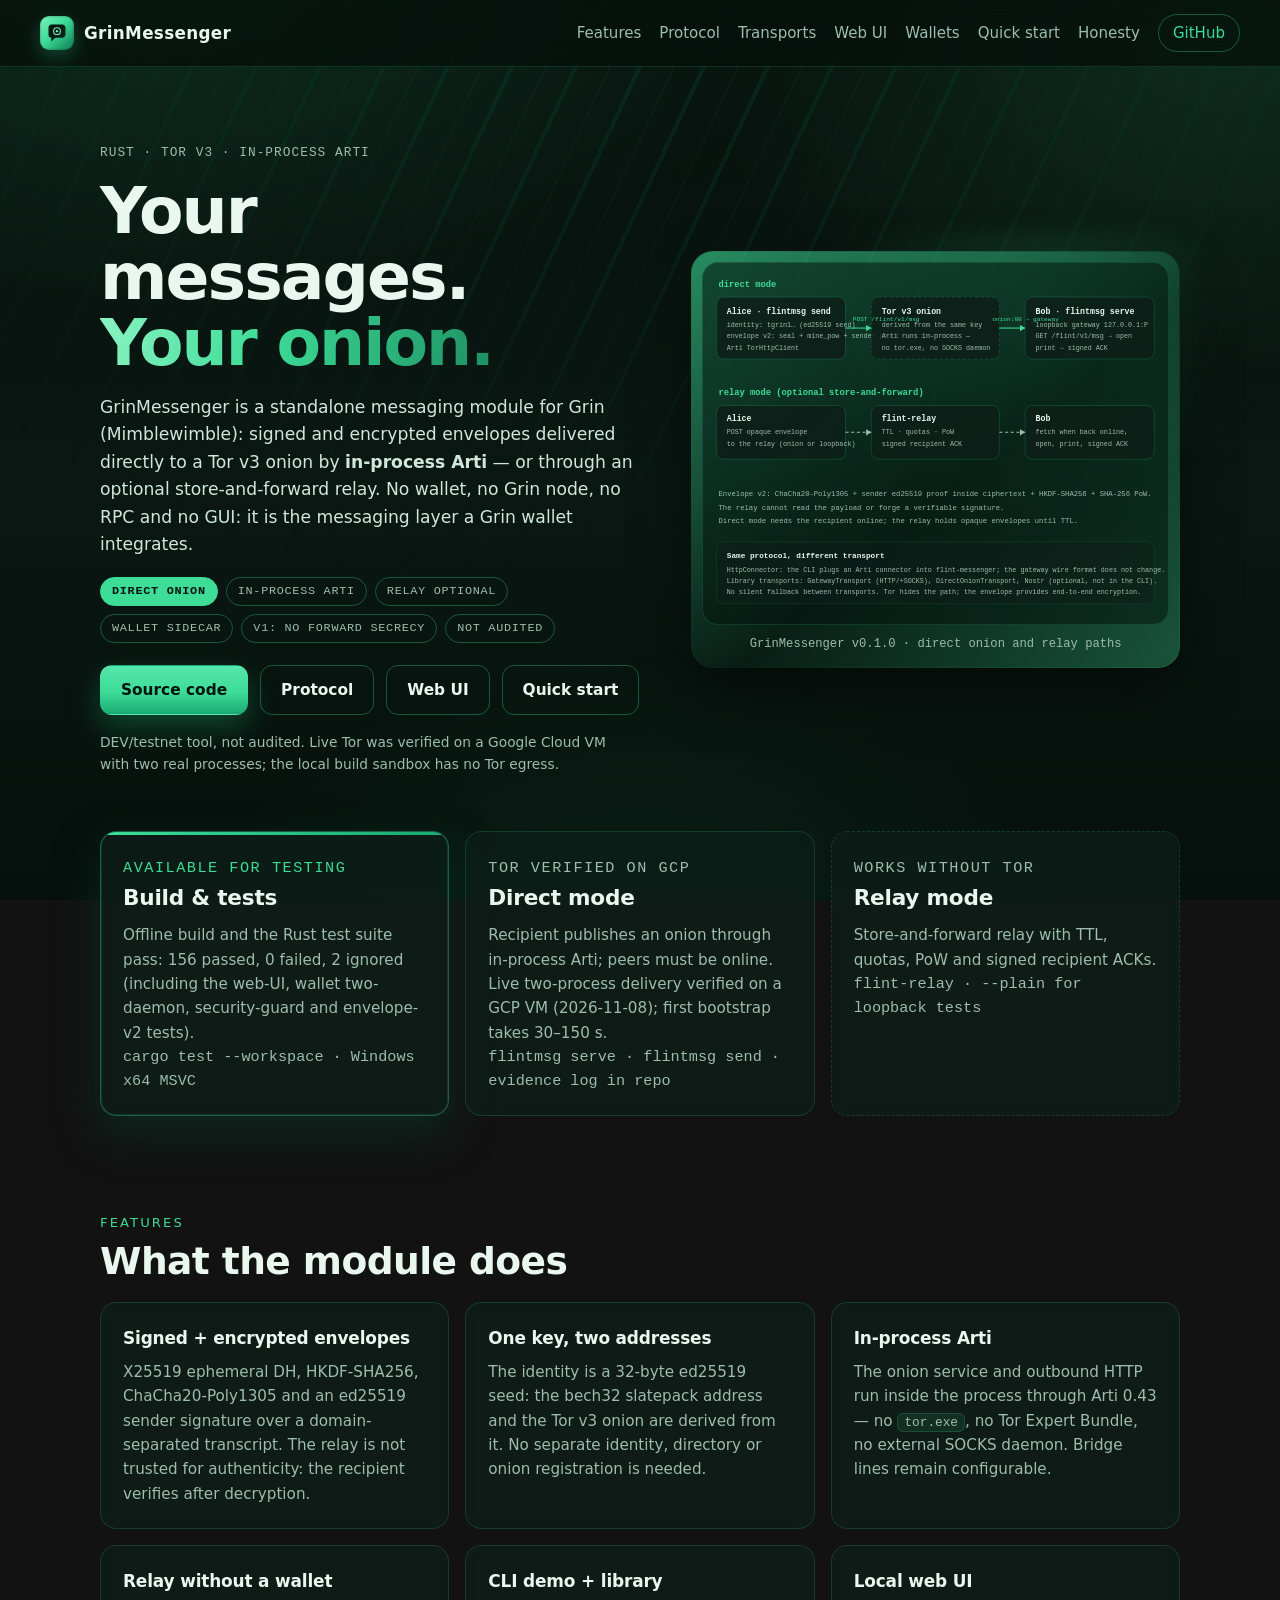
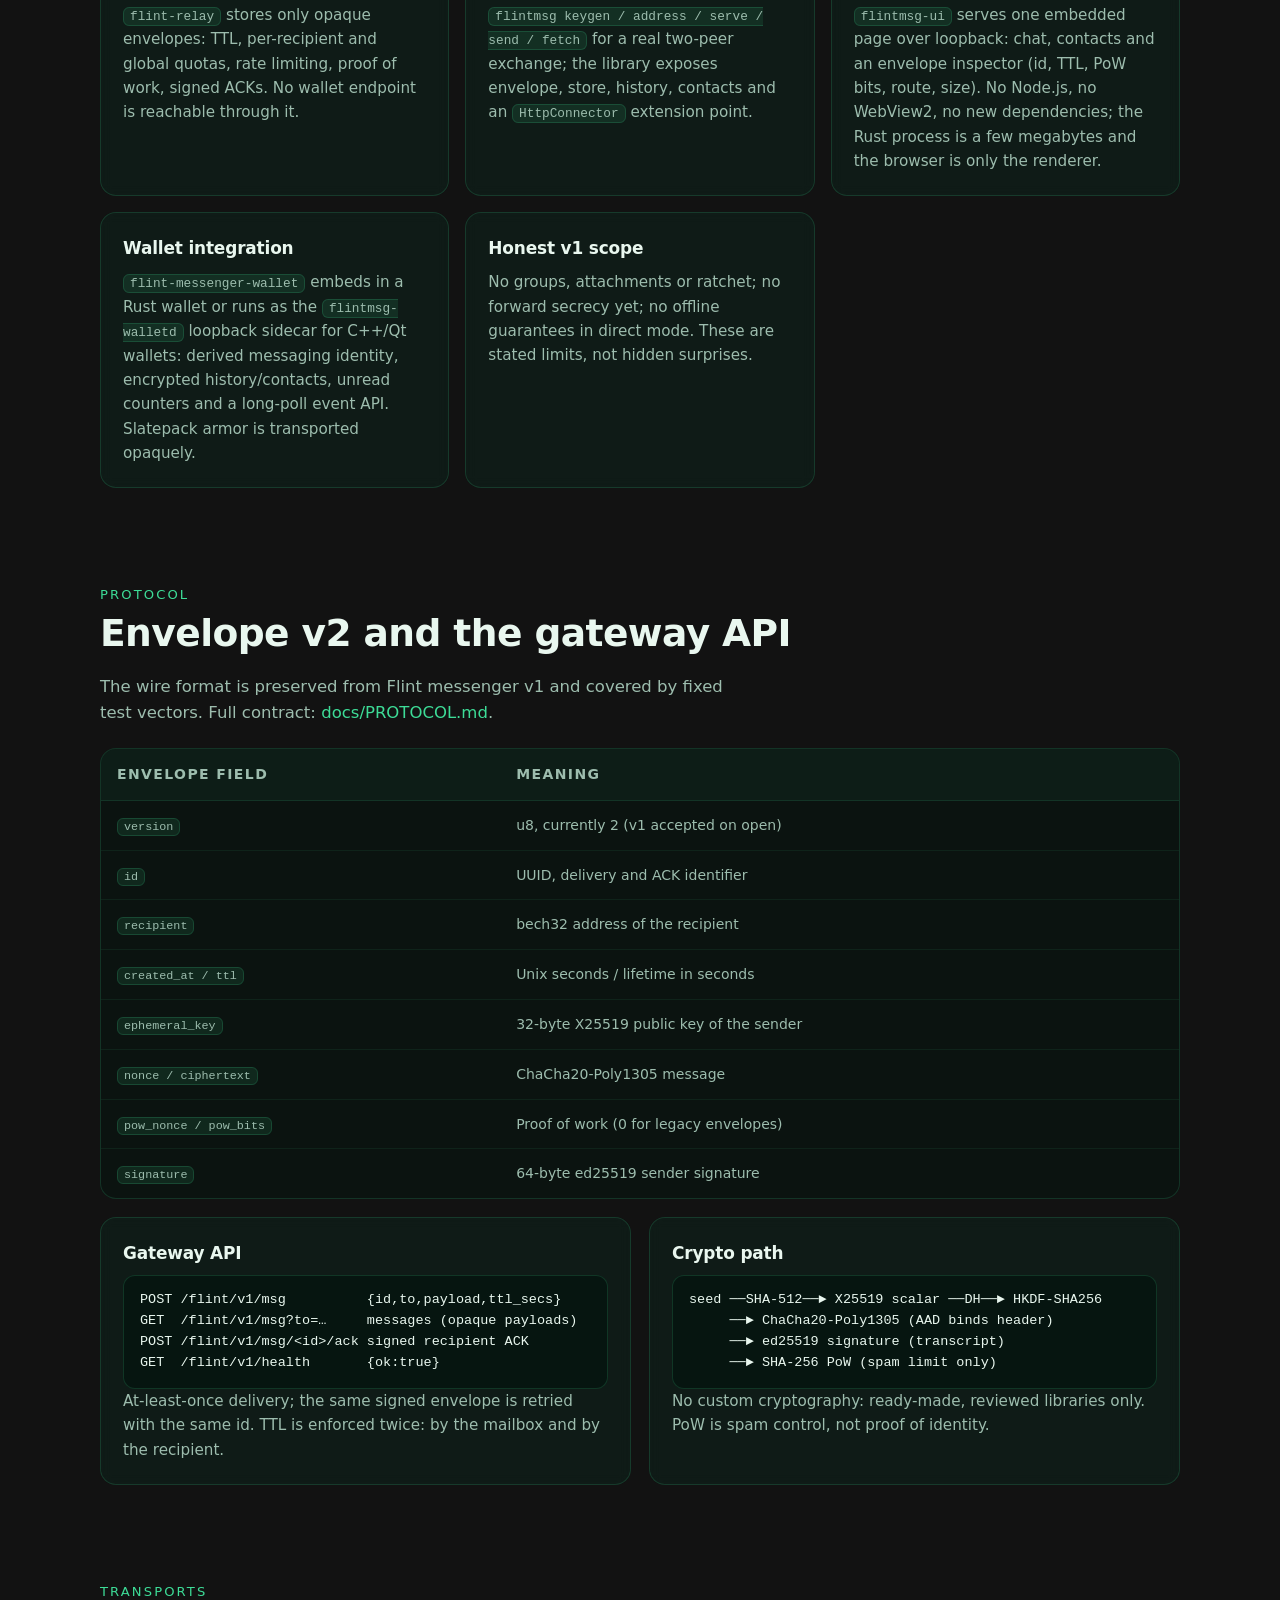
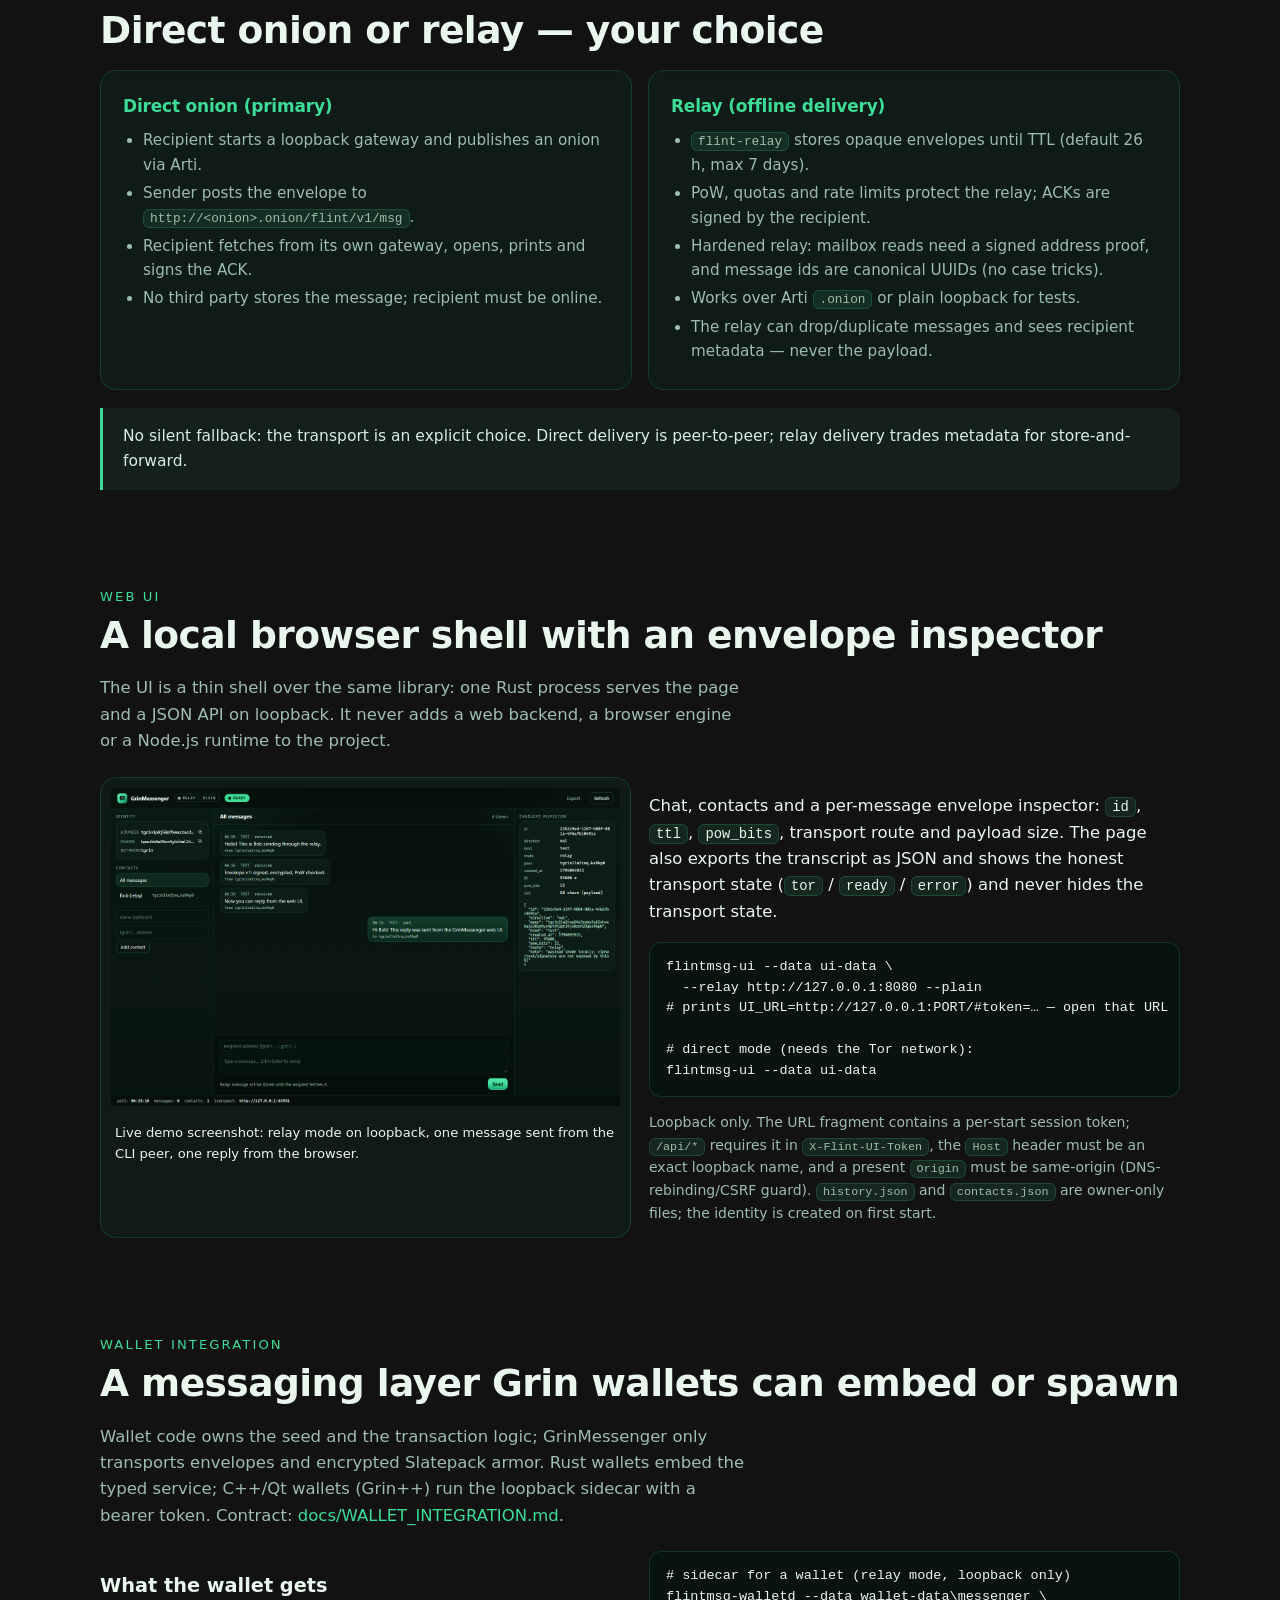
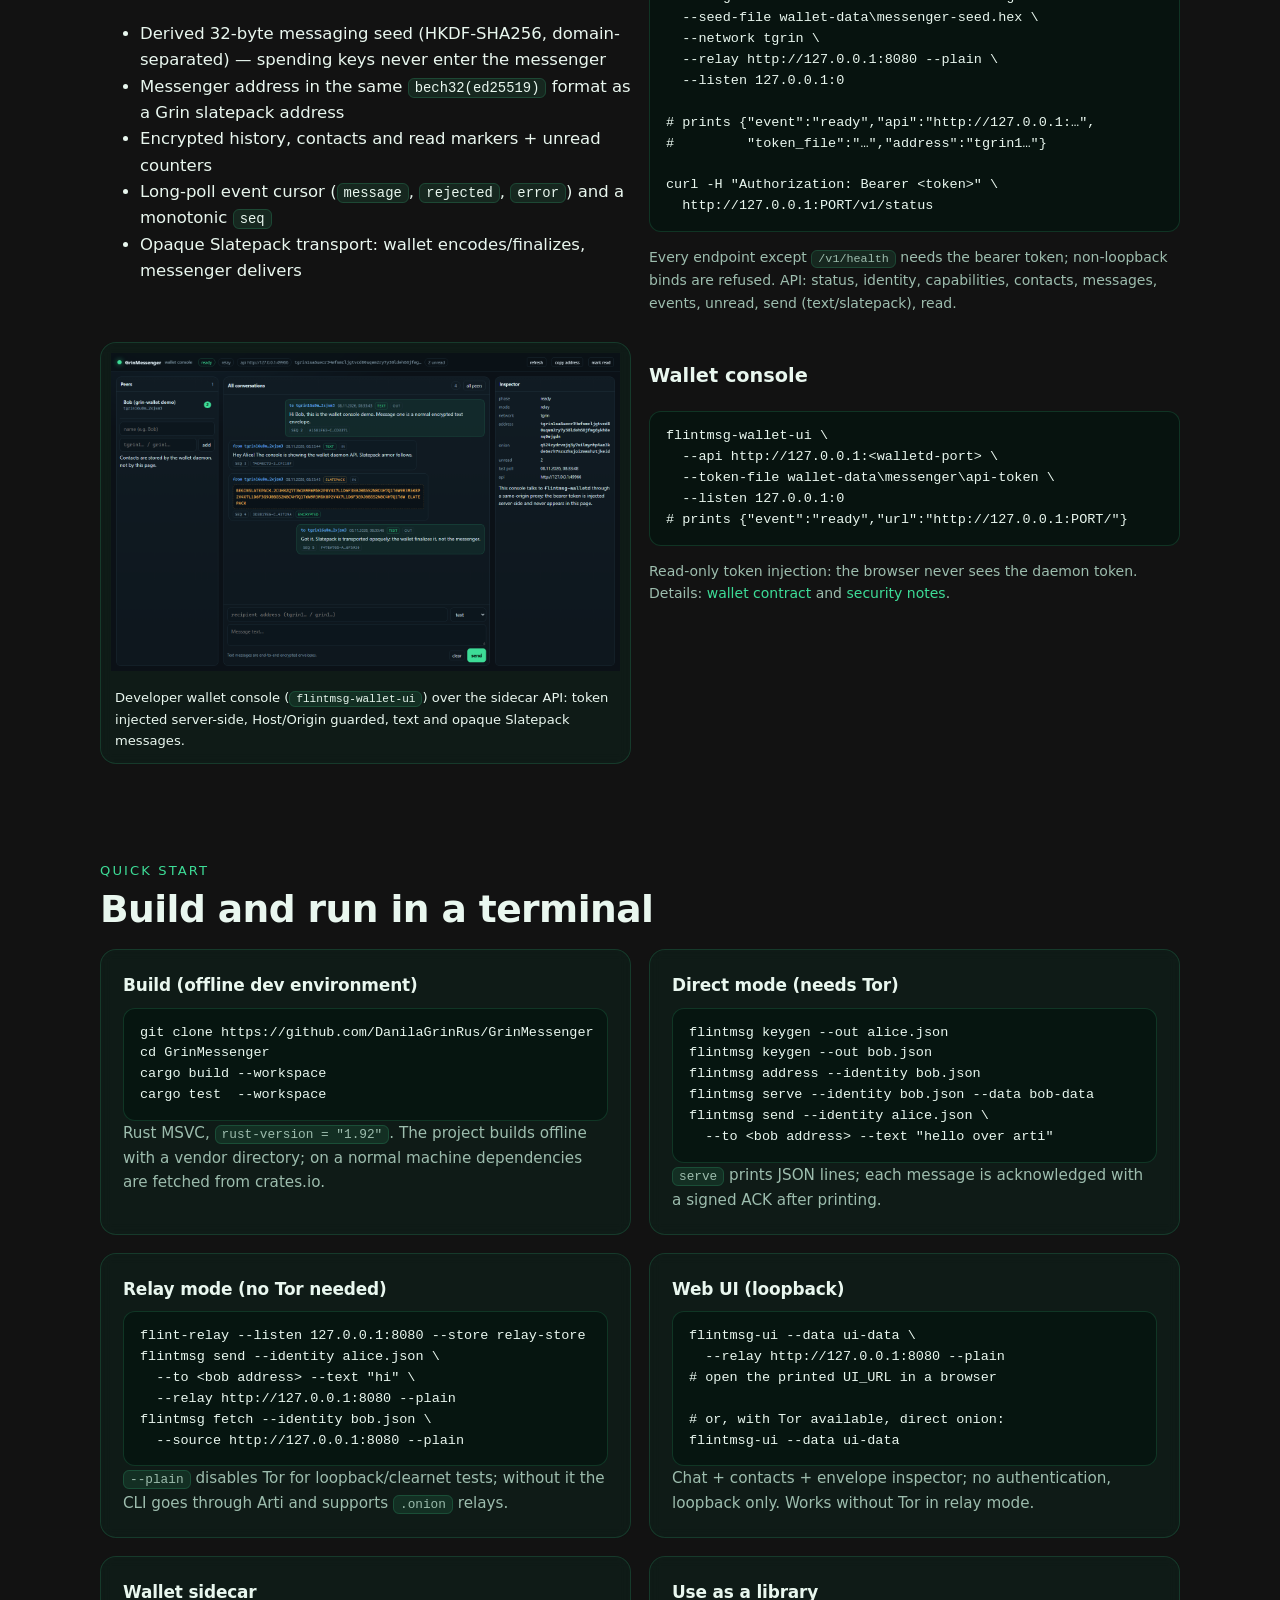
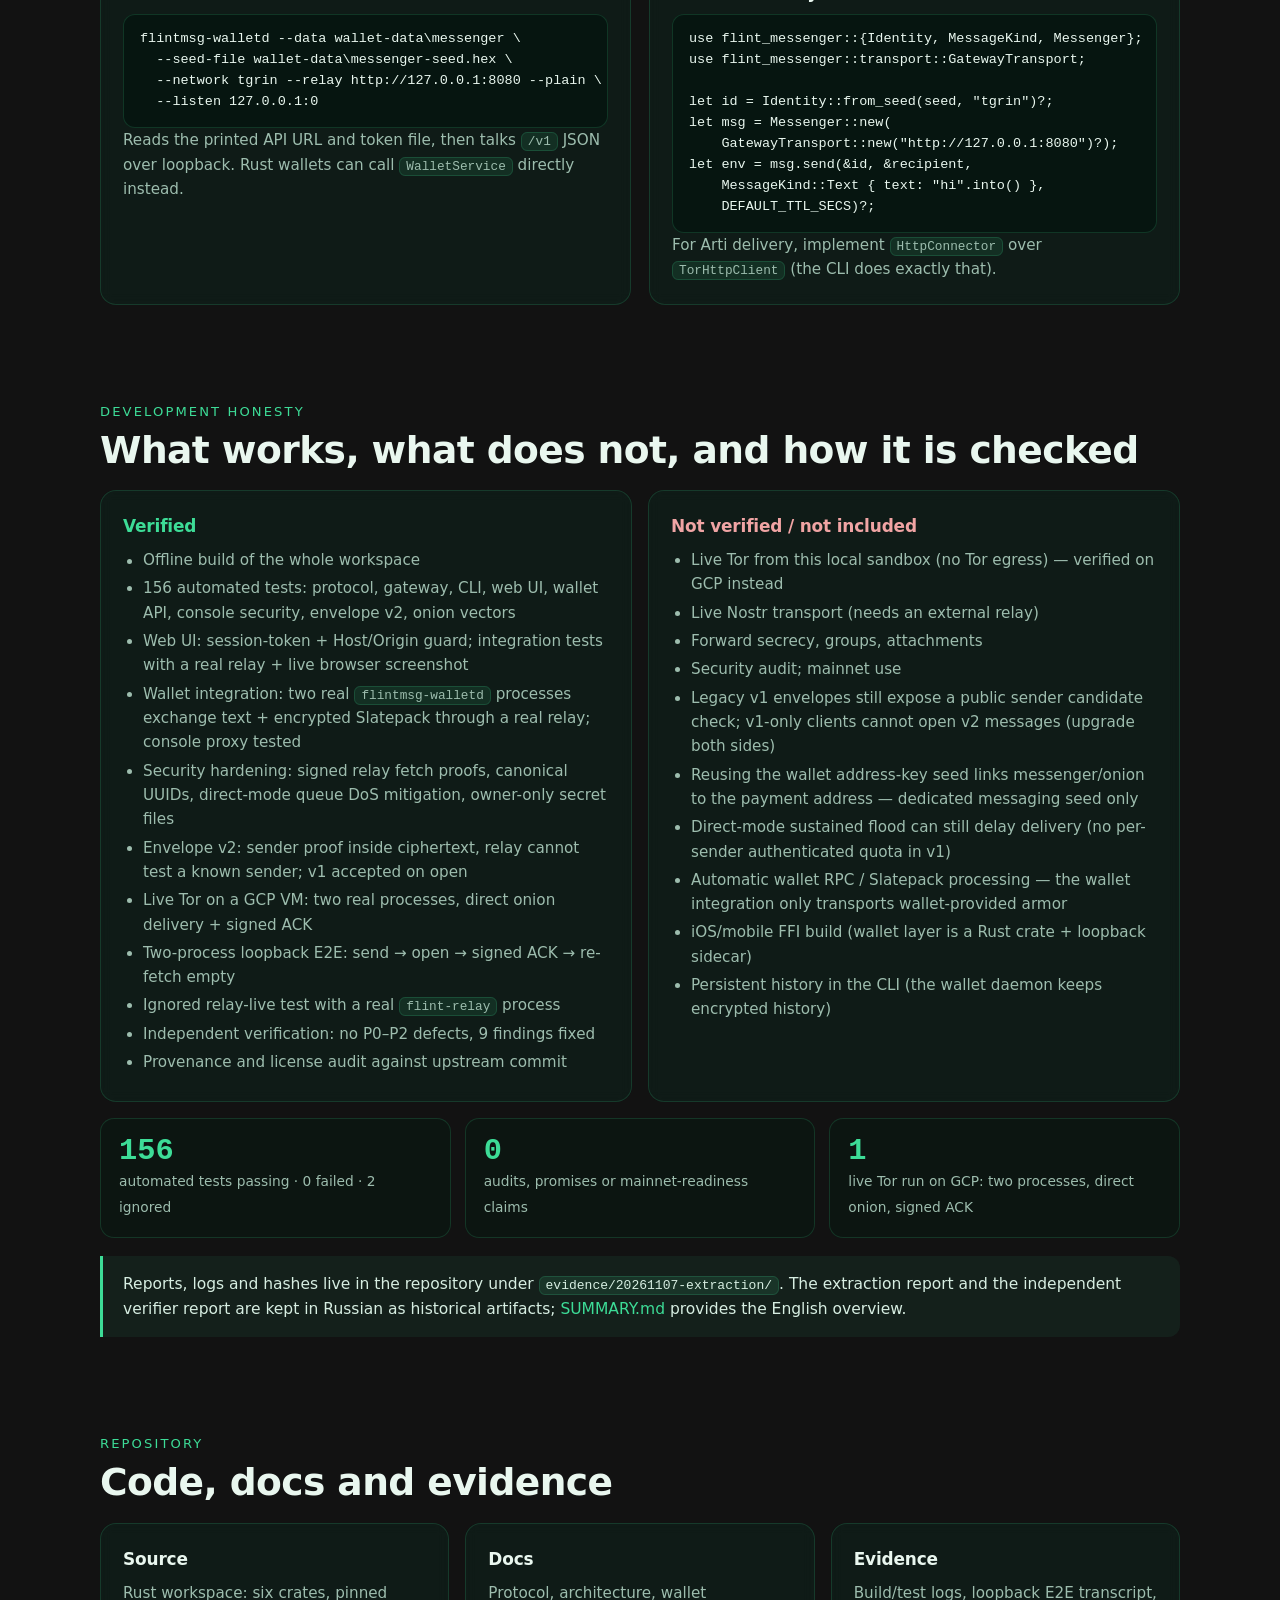
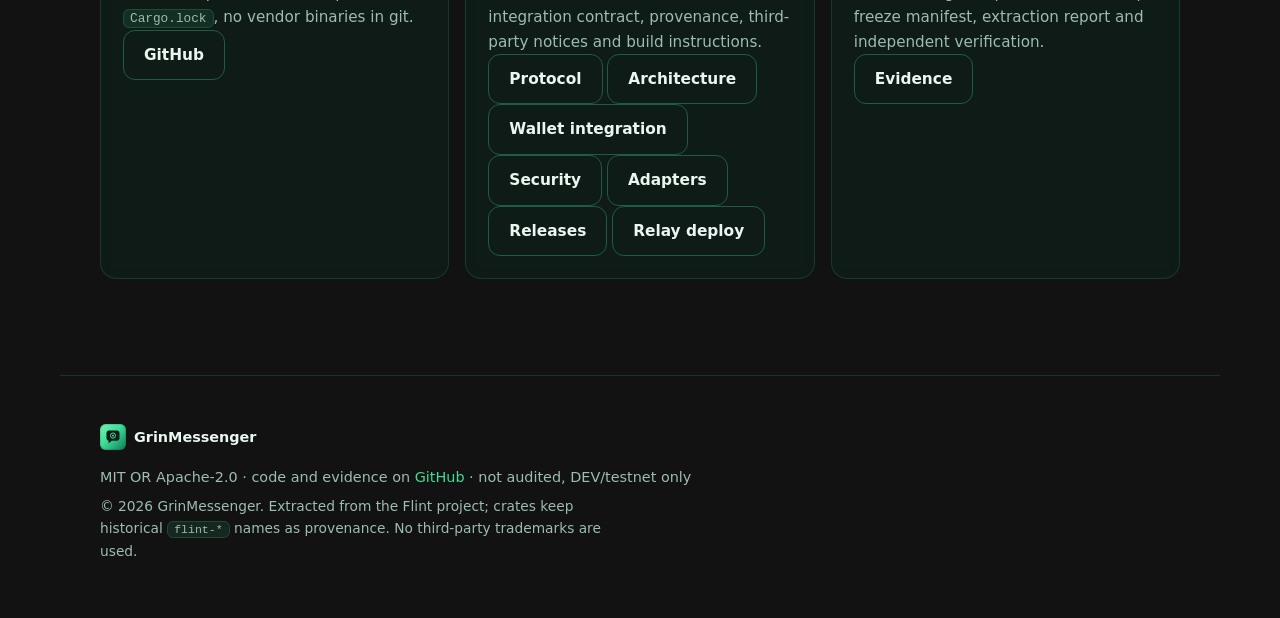
<file: site/index.html>
<!DOCTYPE html>
<html lang="en">
<head>
<meta charset="utf-8">
<meta name="viewport" content="width=device-width, initial-scale=1">
<title>GrinMessenger — encrypted messages for Grin over Tor/Arti</title>
<meta name="description" content="GrinMessenger is a standalone messaging module for Grin (Mimblewimble): signed and encrypted envelopes delivered directly to a Tor v3 onion by in-process Arti, or through an optional store-and-forward relay. Wallet integration layer with a loopback sidecar API. Rust, MIT OR Apache-2.0.">
<meta property="og:title" content="GrinMessenger — encrypted messages for Grin over Tor/Arti">
<meta property="og:description" content="Signed and encrypted envelopes, direct onion delivery with in-process Arti, optional relay. Rust · Tor v3 · MIT OR Apache-2.0.">
<meta property="og:type" content="website">
<meta property="og:url" content="https://danilagrinrus.github.io/GrinMessenger/">
<meta property="og:image" content="https://danilagrinrus.github.io/GrinMessenger/assets/logo.svg">
<meta property="og:locale" content="en">
<meta name="color-scheme" content="dark">
<link rel="icon" href="assets/logo.svg" type="image/svg+xml">
<link rel="stylesheet" href="styles.css">
</head>
<body>

<header class="top">
  <a class="brand" href="#top" aria-label="GrinMessenger — home">
    <img src="assets/logo.svg" alt="" width="34" height="34">
    <span>GrinMessenger</span>
  </a>
  <nav aria-label="Main navigation">
    <a href="#features">Features</a>
    <a href="#protocol">Protocol</a>
    <a href="#transports">Transports</a>
    <a href="#webui">Web UI</a>
    <a href="#wallets">Wallets</a>
    <a href="#quickstart">Quick start</a>
    <a href="#honesty">Honesty</a>
    <a class="gh" href="https://github.com/DanilaGrinRus/GrinMessenger">GitHub</a>
  </nav>
</header>

<main id="top">

  <section class="hero">
    <div class="hero-copy">
      <p class="eyebrow">Rust · Tor v3 · in-process Arti</p>
      <h1>Your messages.<br><span class="grad">Your onion.</span></h1>
      <p class="lead">
        GrinMessenger is a standalone messaging module for Grin (Mimblewimble):
        signed and encrypted envelopes delivered directly to a Tor v3 onion by
        <strong>in-process Arti</strong> — or through an optional
        store-and-forward relay. No wallet, no Grin node, no RPC and no GUI:
        it is the messaging layer a Grin wallet integrates.
      </p>
      <p class="badges">
        <span class="badge badge-mint">direct onion</span>
        <span class="badge">in-process Arti</span>
        <span class="badge">relay optional</span>
        <span class="badge">wallet sidecar</span>
        <span class="badge">v1: no forward secrecy</span>
        <span class="badge">not audited</span>
      </p>
      <div class="cta">
        <a class="btn btn-mint" href="https://github.com/DanilaGrinRus/GrinMessenger">Source code</a>
        <a class="btn" href="https://github.com/DanilaGrinRus/GrinMessenger/blob/main/docs/PROTOCOL.md">Protocol</a>
        <a class="btn" href="#webui">Web UI</a>
        <a class="btn" href="#quickstart">Quick start</a>
      </div>
      <p class="fineprint">
        DEV/testnet tool, not audited. Live Tor was verified on a Google Cloud VM
        with two real processes; the local build sandbox has no Tor egress.
      </p>
    </div>
    <figure class="shot">
      <svg class="figure-svg" viewBox="0 0 900 700" role="img" aria-label="Direct mode: Alice sends an envelope through the Tor onion to Bob's loopback gateway; an optional relay path is shown below.">
        <rect x="0" y="0" width="900" height="700" fill="none"/>
        <text x="30" y="46" fill="#3ddc97" font-size="17" font-weight="700">direct mode</text>
        <rect x="26" y="66" width="250" height="120" rx="14" fill="rgba(14,31,25,.85)" stroke="rgba(61,220,151,.34)"/>
        <text x="46" y="98" fill="#e9f7ef" font-size="16" font-weight="700">Alice · flintmsg send</text>
        <text x="46" y="124" fill="#9dbdae" font-size="13">identity: tgrin1… (ed25519 seed)</text>
        <text x="46" y="146" fill="#9dbdae" font-size="13">envelope v2: seal + mine_pow + sender proof in ciphertext</text>
        <text x="46" y="168" fill="#9dbdae" font-size="13">Arti TorHttpClient</text>

        <rect x="326" y="66" width="248" height="120" rx="14" fill="rgba(14,31,25,.85)" stroke="rgba(61,220,151,.34)" stroke-dasharray="6 5"/>
        <text x="346" y="98" fill="#e9f7ef" font-size="16" font-weight="700">Tor v3 onion</text>
        <text x="346" y="124" fill="#9dbdae" font-size="13">derived from the same key</text>
        <text x="346" y="146" fill="#9dbdae" font-size="13">Arti runs in-process —</text>
        <text x="346" y="168" fill="#9dbdae" font-size="13">no tor.exe, no SOCKS daemon</text>

        <rect x="624" y="66" width="250" height="120" rx="14" fill="rgba(14,31,25,.85)" stroke="rgba(61,220,151,.34)"/>
        <text x="644" y="98" fill="#e9f7ef" font-size="16" font-weight="700">Bob · flintmsg serve</text>
        <text x="644" y="124" fill="#9dbdae" font-size="13">loopback gateway 127.0.0.1:P</text>
        <text x="644" y="146" fill="#9dbdae" font-size="13">GET /flint/v1/msg → open</text>
        <text x="644" y="168" fill="#9dbdae" font-size="13">print → signed ACK</text>

        <line x1="276" y1="126" x2="326" y2="126" stroke="#3ddc97" stroke-width="2"/>
        <polygon points="326,126 316,120 316,132" fill="#3ddc97"/>
        <line x1="574" y1="126" x2="624" y2="126" stroke="#3ddc97" stroke-width="2"/>
        <polygon points="624,126 614,120 614,132" fill="#3ddc97"/>
        <text x="290" y="112" fill="#3ddc97" font-size="12" font-family="monospace">POST /flint/v1/msg</text>
        <text x="560" y="112" fill="#3ddc97" font-size="12" font-family="monospace">onion:80 → gateway</text>

        <text x="30" y="256" fill="#3ddc97" font-size="17" font-weight="700">relay mode (optional store-and-forward)</text>
        <rect x="26" y="276" width="250" height="104" rx="14" fill="rgba(14,31,25,.85)" stroke="rgba(61,220,151,.34)"/>
        <text x="46" y="306" fill="#e9f7ef" font-size="16" font-weight="700">Alice</text>
        <text x="46" y="332" fill="#9dbdae" font-size="13">POST opaque envelope</text>
        <text x="46" y="354" fill="#9dbdae" font-size="13">to the relay (onion or loopback)</text>

        <rect x="326" y="276" width="248" height="104" rx="14" fill="rgba(14,31,25,.85)" stroke="rgba(61,220,151,.34)"/>
        <text x="346" y="306" fill="#e9f7ef" font-size="16" font-weight="700">flint-relay</text>
        <text x="346" y="332" fill="#9dbdae" font-size="13">TTL · quotas · PoW</text>
        <text x="346" y="354" fill="#9dbdae" font-size="13">signed recipient ACK</text>

        <rect x="624" y="276" width="250" height="104" rx="14" fill="rgba(14,31,25,.85)" stroke="rgba(61,220,151,.34)"/>
        <text x="644" y="306" fill="#e9f7ef" font-size="16" font-weight="700">Bob</text>
        <text x="644" y="332" fill="#9dbdae" font-size="13">fetch when back online,</text>
        <text x="644" y="354" fill="#9dbdae" font-size="13">open, print, signed ACK</text>

        <line x1="276" y1="328" x2="326" y2="328" stroke="#9dbdae" stroke-width="2" stroke-dasharray="6 5"/>
        <polygon points="326,328 316,322 316,334" fill="#9dbdae"/>
        <line x1="574" y1="328" x2="624" y2="328" stroke="#9dbdae" stroke-width="2" stroke-dasharray="6 5"/>
        <polygon points="624,328 614,322 614,334" fill="#9dbdae"/>

        <text x="30" y="452" fill="#9dbdae" font-size="14">Envelope v2: ChaCha20-Poly1305 + sender ed25519 proof inside ciphertext + HKDF-SHA256 + SHA-256 PoW.</text>
        <text x="30" y="478" fill="#9dbdae" font-size="14">The relay cannot read the payload or forge a verifiable signature.</text>
        <text x="30" y="504" fill="#9dbdae" font-size="14">Direct mode needs the recipient online; the relay holds opaque envelopes until TTL.</text>

        <rect x="26" y="540" width="848" height="120" rx="14" fill="rgba(14,31,25,.6)" stroke="rgba(61,220,151,.2)"/>
        <text x="46" y="572" fill="#e9f7ef" font-size="15" font-weight="700">Same protocol, different transport</text>
        <text x="46" y="598" fill="#9dbdae" font-size="13">HttpConnector: the CLI plugs an Arti connector into flint-messenger; the gateway wire format does not change.</text>
        <text x="46" y="620" fill="#9dbdae" font-size="13">Library transports: GatewayTransport (HTTP/+SOCKS), DirectOnionTransport, Nostr (optional, not in the CLI).</text>
        <text x="46" y="642" fill="#9dbdae" font-size="13">No silent fallback between transports. Tor hides the path; the envelope provides end-to-end encryption.</text>
      </svg>
      <figcaption>GrinMessenger v0.1.0 · direct onion and relay paths</figcaption>
    </figure>
  </section>

  <section class="status" id="status" aria-label="Project status">
    <article class="card status-card is-ready">
      <p class="status-tag">Available for testing</p>
      <h2>Build &amp; tests</h2>
      <p>Offline build and the Rust test suite pass: 156 passed, 0 failed, 2 ignored (including the web-UI, wallet two-daemon, security-guard and envelope-v2 tests).</p>
      <p class="mono small">cargo test --workspace · Windows x64 MSVC</p>
    </article>
    <article class="card status-card">
      <p class="status-tag">Tor verified on GCP</p>
      <h2>Direct mode</h2>
      <p>Recipient publishes an onion through in-process Arti; peers must be online. Live two-process delivery verified on a GCP VM (2026-11-08); first bootstrap takes 30–150 s.</p>
      <p class="mono small">flintmsg serve · flintmsg send · evidence log in repo</p>
    </article>
    <article class="card status-card is-soon">
      <p class="status-tag">Works without Tor</p>
      <h2>Relay mode</h2>
      <p>Store-and-forward relay with TTL, quotas, PoW and signed recipient ACKs.</p>
      <p class="mono small">flint-relay · --plain for loopback tests</p>
    </article>
  </section>

  <section id="features">
    <p class="section-kicker">Features</p>
    <h2 class="section-title">What the module does</h2>
    <div class="grid grid-3">
      <article class="card feature">
        <h3>Signed + encrypted envelopes</h3>
        <p>X25519 ephemeral DH, HKDF-SHA256, ChaCha20-Poly1305 and an ed25519
          sender signature over a domain-separated transcript. The relay is not
          trusted for authenticity: the recipient verifies after decryption.</p>
      </article>
      <article class="card feature">
        <h3>One key, two addresses</h3>
        <p>The identity is a 32-byte ed25519 seed: the bech32 slatepack address
          and the Tor v3 onion are derived from it. No separate identity,
          directory or onion registration is needed.</p>
      </article>
      <article class="card feature">
        <h3>In-process Arti</h3>
        <p>The onion service and outbound HTTP run inside the process through
          Arti 0.43 — no <code>tor.exe</code>, no Tor Expert Bundle, no external
          SOCKS daemon. Bridge lines remain configurable.</p>
      </article>
      <article class="card feature">
        <h3>Relay without a wallet</h3>
        <p><code>flint-relay</code> stores only opaque envelopes: TTL, per-recipient
          and global quotas, rate limiting, proof of work, signed ACKs. No wallet
          endpoint is reachable through it.</p>
      </article>
      <article class="card feature">
        <h3>CLI demo + library</h3>
        <p><code>flintmsg keygen / address / serve / send / fetch</code> for a
          real two-peer exchange; the library exposes envelope, store, history,
          contacts and an <code>HttpConnector</code> extension point.</p>
      </article>
      <article class="card feature">
        <h3>Local web UI</h3>
        <p><code>flintmsg-ui</code> serves one embedded page over loopback: chat,
          contacts and an envelope inspector (id, TTL, PoW bits, route, size).
          No Node.js, no WebView2, no new dependencies; the Rust process is a
          few megabytes and the browser is only the renderer.</p>
      </article>
      <article class="card feature">
        <h3>Wallet integration</h3>
        <p><code>flint-messenger-wallet</code> embeds in a Rust wallet or runs as
          the <code>flintmsg-walletd</code> loopback sidecar for C++/Qt wallets:
          derived messaging identity, encrypted history/contacts, unread counters
          and a long-poll event API. Slatepack armor is transported opaquely.</p>
      </article>
      <article class="card feature">
        <h3>Honest v1 scope</h3>
        <p>No groups, attachments or ratchet; no forward secrecy yet; no offline
          guarantees in direct mode. These are stated limits, not hidden
          surprises.</p>
      </article>
    </div>
  </section>

  <section id="protocol">
    <p class="section-kicker">Protocol</p>
    <h2 class="section-title">Envelope v2 and the gateway API</h2>
    <p class="section-note">
      The wire format is preserved from Flint messenger v1 and covered by fixed
      test vectors. Full contract: <a href="https://github.com/DanilaGrinRus/GrinMessenger/blob/main/docs/PROTOCOL.md">docs/PROTOCOL.md</a>.
    </p>
    <div class="table-wrap">
      <table class="api">
        <thead><tr><th scope="col">Envelope field</th><th scope="col">Meaning</th></tr></thead>
        <tbody>
          <tr><td><code>version</code></td><td>u8, currently 2 (v1 accepted on open)</td></tr>
          <tr><td><code>id</code></td><td>UUID, delivery and ACK identifier</td></tr>
          <tr><td><code>recipient</code></td><td>bech32 address of the recipient</td></tr>
          <tr><td><code>created_at / ttl</code></td><td>Unix seconds / lifetime in seconds</td></tr>
          <tr><td><code>ephemeral_key</code></td><td>32-byte X25519 public key of the sender</td></tr>
          <tr><td><code>nonce / ciphertext</code></td><td>ChaCha20-Poly1305 message</td></tr>
          <tr><td><code>pow_nonce / pow_bits</code></td><td>Proof of work (0 for legacy envelopes)</td></tr>
          <tr><td><code>signature</code></td><td>64-byte ed25519 sender signature</td></tr>
        </tbody>
      </table>
    </div>
    <div class="cards-2" style="margin-top:18px">
      <article class="card">
        <h3>Gateway API</h3>
        <pre class="code">POST /flint/v1/msg          {id,to,payload,ttl_secs}
GET  /flint/v1/msg?to=…     messages (opaque payloads)
POST /flint/v1/msg/&lt;id&gt;/ack signed recipient ACK
GET  /flint/v1/health       {ok:true}</pre>
        <p class="small-note">At-least-once delivery; the same signed envelope is
          retried with the same id. TTL is enforced twice: by the mailbox and by
          the recipient.</p>
      </article>
      <article class="card">
        <h3>Crypto path</h3>
        <pre class="code">seed ──SHA-512──► X25519 scalar ──DH──► HKDF-SHA256
     ──► ChaCha20-Poly1305 (AAD binds header)
     ──► ed25519 signature (transcript)
     ──► SHA-256 PoW (spam limit only)</pre>
        <p class="small-note">No custom cryptography: ready-made,
          reviewed libraries only. PoW is spam control, not proof of identity.</p>
      </article>
    </div>
  </section>

  <section id="transports">
    <p class="section-kicker">Transports</p>
    <h2 class="section-title">Direct onion or relay — your choice</h2>
    <div class="two-col">
      <article class="card list-card">
        <h3 class="ok">Direct onion (primary)</h3>
        <ul>
          <li>Recipient starts a loopback gateway and publishes an onion via Arti.</li>
          <li>Sender posts the envelope to <code>http://&lt;onion&gt;.onion/flint/v1/msg</code>.</li>
          <li>Recipient fetches from its own gateway, opens, prints and signs the ACK.</li>
          <li>No third party stores the message; recipient must be online.</li>
        </ul>
      </article>
      <article class="card list-card">
        <h3 class="ok">Relay (offline delivery)</h3>
        <ul>
          <li><code>flint-relay</code> stores opaque envelopes until TTL (default 26 h, max 7 days).</li>
          <li>PoW, quotas and rate limits protect the relay; ACKs are signed by the recipient.</li>
          <li>Hardened relay: mailbox reads need a signed address proof, and message ids are canonical UUIDs (no case tricks).</li>
          <li>Works over Arti <code>.onion</code> or plain loopback for tests.</li>
          <li>The relay can drop/duplicate messages and sees recipient metadata — never the payload.</li>
        </ul>
      </article>
    </div>
    <p class="callout">
      No silent fallback: the transport is an explicit choice. Direct delivery is
      peer-to-peer; relay delivery trades metadata for store-and-forward.
    </p>
  </section>

  <section id="webui">
    <p class="section-kicker">Web UI</p>
    <h2 class="section-title">A local browser shell with an envelope inspector</h2>
    <p class="section-note">
      The UI is a thin shell over the same library: one Rust process serves the
      page and a JSON API on loopback. It never adds a web backend, a browser
      engine or a Node.js runtime to the project.
    </p>
    <div class="cards-2">
      <figure class="card" style="padding:10px;margin:0">
        <img src="assets/ui.png" alt="GrinMessenger web UI: a chat with three received messages and one reply, a contacts sidebar and an envelope inspector panel">
        <figcaption class="small" style="padding:8px 4px 2px">
          Live demo screenshot: relay mode on loopback, one message sent from the
          CLI peer, one reply from the browser.
        </figcaption>
      </figure>
      <div>
        <p>
          Chat, contacts and a per-message envelope inspector: <code>id</code>,
          <code>ttl</code>, <code>pow_bits</code>, transport route and payload
          size. The page also exports the transcript as JSON and shows the honest
          transport state (<code>tor</code> / <code>ready</code> /
          <code>error</code>) and never hides the transport state.
        </p>
        <pre class="code">flintmsg-ui --data ui-data \
  --relay http://127.0.0.1:8080 --plain
# prints UI_URL=http://127.0.0.1:PORT/#token=… — open that URL

# direct mode (needs the Tor network):
flintmsg-ui --data ui-data</pre>
        <p class="small-note">
          Loopback only. The URL fragment contains a per-start session token;
          <code>/api/*</code> requires it in <code>X-Flint-UI-Token</code>, the
          <code>Host</code> header must be an exact loopback name, and a present
          <code>Origin</code> must be same-origin (DNS-rebinding/CSRF guard).
          <code>history.json</code> and <code>contacts.json</code> are owner-only
          files; the identity is created on first start.
        </p>
      </div>
    </div>
  </section>

  <section id="wallets">
    <p class="section-kicker">Wallet integration</p>
    <h2 class="section-title">A messaging layer Grin wallets can embed or spawn</h2>
    <p class="section-note">
      Wallet code owns the seed and the transaction logic; GrinMessenger only
      transports envelopes and encrypted Slatepack armor. Rust wallets embed the
      typed service; C++/Qt wallets (Grin++) run the loopback sidecar with a
      bearer token. Contract: <a href="https://github.com/DanilaGrinRus/GrinMessenger/blob/main/docs/WALLET_INTEGRATION.md">docs/WALLET_INTEGRATION.md</a>.
    </p>
    <div class="cards-2">
      <div>
        <h3>What the wallet gets</h3>
        <ul>
          <li>Derived 32-byte messaging seed (HKDF-SHA256, domain-separated) — spending keys never enter the messenger</li>
          <li>Messenger address in the same <code>bech32(ed25519)</code> format as a Grin slatepack address</li>
          <li>Encrypted history, contacts and read markers + unread counters</li>
          <li>Long-poll event cursor (<code>message</code>, <code>rejected</code>, <code>error</code>) and a monotonic <code>seq</code></li>
          <li>Opaque Slatepack transport: wallet encodes/finalizes, messenger delivers</li>
        </ul>
      </div>
      <div>
        <pre class="code"># sidecar for a wallet (relay mode, loopback only)
flintmsg-walletd --data wallet-data\messenger \
  --seed-file wallet-data\messenger-seed.hex \
  --network tgrin \
  --relay http://127.0.0.1:8080 --plain \
  --listen 127.0.0.1:0

# prints {"event":"ready","api":"http://127.0.0.1:…",
#         "token_file":"…","address":"tgrin1…"}

curl -H "Authorization: Bearer &lt;token&gt;" \
  http://127.0.0.1:PORT/v1/status</pre>
        <p class="small-note">
          Every endpoint except <code>/v1/health</code> needs the bearer token;
          non-loopback binds are refused. API: status, identity, capabilities,
          contacts, messages, events, unread, send (text/slatepack), read.
        </p>
      </div>
    </div>
    <div class="cards-2" style="margin-top:14px">
      <figure class="card" style="padding:10px;margin:0">
        <img src="assets/wallet-ui.png" alt="GrinMessenger wallet console: peers, encrypted chat with a Slatepack message and an inspector panel">
        <figcaption class="small" style="padding:8px 4px 2px">
          Developer wallet console (<code>flintmsg-wallet-ui</code>) over the
          sidecar API: token injected server-side, Host/Origin guarded, text and
          opaque Slatepack messages.
        </figcaption>
      </figure>
      <div>
        <h3>Wallet console</h3>
        <pre class="code">flintmsg-wallet-ui \
  --api http://127.0.0.1:&lt;walletd-port&gt; \
  --token-file wallet-data\messenger\api-token \
  --listen 127.0.0.1:0
# prints {"event":"ready","url":"http://127.0.0.1:PORT/"}</pre>
        <p class="small-note">
          Read-only token injection: the browser never sees the daemon token.
          Details: <a href="https://github.com/DanilaGrinRus/GrinMessenger/blob/main/docs/WALLET_INTEGRATION.md">wallet contract</a>
          and <a href="https://github.com/DanilaGrinRus/GrinMessenger/blob/main/docs/SECURITY.md">security notes</a>.
        </p>
      </div>
    </div>
  </section>

  <section id="quickstart">
    <p class="section-kicker">Quick start</p>
    <h2 class="section-title">Build and run in a terminal</h2>
    <div class="cards-2">
      <article class="card">
        <h3>Build (offline dev environment)</h3>
        <pre class="code">git clone https://github.com/DanilaGrinRus/GrinMessenger
cd GrinMessenger
cargo build --workspace
cargo test  --workspace</pre>
        <p class="small-note">Rust MSVC, <code>rust-version = "1.92"</code>.
          The project builds offline with a vendor directory; on a normal machine
          dependencies are fetched from crates.io.</p>
      </article>
      <article class="card">
        <h3>Direct mode (needs Tor)</h3>
        <pre class="code">flintmsg keygen --out alice.json
flintmsg keygen --out bob.json
flintmsg address --identity bob.json
flintmsg serve --identity bob.json --data bob-data
flintmsg send --identity alice.json \
  --to &lt;bob address&gt; --text "hello over arti"</pre>
        <p class="small-note"><code>serve</code> prints JSON lines; each message is
          acknowledged with a signed ACK after printing.</p>
      </article>
      <article class="card">
        <h3>Relay mode (no Tor needed)</h3>
        <pre class="code">flint-relay --listen 127.0.0.1:8080 --store relay-store
flintmsg send --identity alice.json \
  --to &lt;bob address&gt; --text "hi" \
  --relay http://127.0.0.1:8080 --plain
flintmsg fetch --identity bob.json \
  --source http://127.0.0.1:8080 --plain</pre>
        <p class="small-note"><code>--plain</code> disables Tor for loopback/clearnet
          tests; without it the CLI goes through Arti and supports
          <code>.onion</code> relays.</p>
      </article>
      <article class="card">
        <h3>Web UI (loopback)</h3>
        <pre class="code">flintmsg-ui --data ui-data \
  --relay http://127.0.0.1:8080 --plain
# open the printed UI_URL in a browser

# or, with Tor available, direct onion:
flintmsg-ui --data ui-data</pre>
        <p class="small-note">Chat + contacts + envelope inspector; no
          authentication, loopback only. Works without Tor in relay mode.</p>
      </article>
      <article class="card">
        <h3>Wallet sidecar</h3>
        <pre class="code">flintmsg-walletd --data wallet-data\messenger \
  --seed-file wallet-data\messenger-seed.hex \
  --network tgrin --relay http://127.0.0.1:8080 --plain \
  --listen 127.0.0.1:0</pre>
        <p class="small-note">Reads the printed API URL and token file, then talks
          <code>/v1</code> JSON over loopback. Rust wallets can call
          <code>WalletService</code> directly instead.</p>
      </article>
      <article class="card">
        <h3>Use as a library</h3>
        <pre class="code">use flint_messenger::{Identity, MessageKind, Messenger};
use flint_messenger::transport::GatewayTransport;

let id = Identity::from_seed(seed, "tgrin")?;
let msg = Messenger::new(
    GatewayTransport::new("http://127.0.0.1:8080")?);
let env = msg.send(&amp;id, &amp;recipient,
    MessageKind::Text { text: "hi".into() },
    DEFAULT_TTL_SECS)?;</pre>
        <p class="small-note">For Arti delivery, implement
          <code>HttpConnector</code> over <code>TorHttpClient</code> (the CLI does
          exactly that).</p>
      </article>
    </div>
  </section>

  <section id="honesty">
    <p class="section-kicker">Development honesty</p>
    <h2 class="section-title">What works, what does not, and how it is checked</h2>
    <div class="two-col">
      <article class="card list-card">
        <h3 class="ok">Verified</h3>
        <ul>
          <li>Offline build of the whole workspace</li>
          <li>156 automated tests: protocol, gateway, CLI, web UI, wallet API, console security, envelope v2, onion vectors</li>
          <li>Web UI: session-token + Host/Origin guard; integration tests with a real relay + live browser screenshot</li>
          <li>Wallet integration: two real <code>flintmsg-walletd</code> processes exchange text + encrypted Slatepack through a real relay; console proxy tested</li>
          <li>Security hardening: signed relay fetch proofs, canonical UUIDs, direct-mode queue DoS mitigation, owner-only secret files</li>
          <li>Envelope v2: sender proof inside ciphertext, relay cannot test a known sender; v1 accepted on open</li>
          <li>Live Tor on a GCP VM: two real processes, direct onion delivery + signed ACK</li>
          <li>Two-process loopback E2E: send → open → signed ACK → re-fetch empty</li>
          <li>Ignored relay-live test with a real <code>flint-relay</code> process</li>
          <li>Independent verification: no P0–P2 defects, 9 findings fixed</li>
          <li>Provenance and license audit against upstream commit</li>
        </ul>
      </article>
      <article class="card list-card">
        <h3 class="no">Not verified / not included</h3>
        <ul>
          <li>Live Tor from this local sandbox (no Tor egress) — verified on GCP instead</li>
          <li>Live Nostr transport (needs an external relay)</li>
          <li>Forward secrecy, groups, attachments</li>
          <li>Security audit; mainnet use</li>
          <li>Legacy v1 envelopes still expose a public sender candidate check; v1-only clients cannot open v2 messages (upgrade both sides)</li>
          <li>Reusing the wallet address-key seed links messenger/onion to the payment address — dedicated messaging seed only</li>
          <li>Direct-mode sustained flood can still delay delivery (no per-sender authenticated quota in v1)</li>
          <li>Automatic wallet RPC / Slatepack processing — the wallet integration only transports wallet-provided armor</li>
          <li>iOS/mobile FFI build (wallet layer is a Rust crate + loopback sidecar)</li>
          <li>Persistent history in the CLI (the wallet daemon keeps encrypted history)</li>
        </ul>
      </article>
    </div>
    <div class="facts">
      <div class="fact"><strong>156</strong><span>automated tests passing · 0 failed · 2 ignored</span></div>
      <div class="fact"><strong>0</strong><span>audits, promises or mainnet-readiness claims</span></div>
      <div class="fact"><strong>1</strong><span>live Tor run on GCP: two processes, direct onion, signed ACK</span></div>
    </div>
    <p class="callout">
      Reports, logs and hashes live in the repository under
      <code>evidence/20261107-extraction/</code>. The extraction report and the
      independent verifier report are kept in Russian as historical artifacts;
      <a href="https://github.com/DanilaGrinRus/GrinMessenger/blob/main/evidence/20261107-extraction/SUMMARY.md">SUMMARY.md</a>
      provides the English overview.
    </p>
  </section>

  <section id="repository">
    <p class="section-kicker">Repository</p>
    <h2 class="section-title">Code, docs and evidence</h2>
    <div class="grid grid-3">
      <article class="card">
        <h3>Source</h3>
        <p>Rust workspace: six crates, pinned <code>Cargo.lock</code>, no vendor
          binaries in git.</p>
        <p><a class="btn" href="https://github.com/DanilaGrinRus/GrinMessenger">GitHub</a></p>
      </article>
      <article class="card">
        <h3>Docs</h3>
        <p>Protocol, architecture, wallet integration contract, provenance,
          third-party notices and build instructions.</p>
        <p><a class="btn" href="https://github.com/DanilaGrinRus/GrinMessenger/blob/main/docs/PROTOCOL.md">Protocol</a>
           <a class="btn" href="https://github.com/DanilaGrinRus/GrinMessenger/blob/main/docs/ARCHITECTURE.md">Architecture</a>
           <a class="btn" href="https://github.com/DanilaGrinRus/GrinMessenger/blob/main/docs/WALLET_INTEGRATION.md">Wallet integration</a>
           <a class="btn" href="https://github.com/DanilaGrinRus/GrinMessenger/blob/main/docs/SECURITY.md">Security</a>
           <a class="btn" href="https://github.com/DanilaGrinRus/GrinMessenger/blob/main/docs/WALLET_ADAPTERS.md">Adapters</a>
           <a class="btn" href="https://github.com/DanilaGrinRus/GrinMessenger/blob/main/docs/RELEASE.md">Releases</a>
           <a class="btn" href="https://github.com/DanilaGrinRus/GrinMessenger/blob/main/deploy/relay/README.md">Relay deploy</a></p>
      </article>
      <article class="card">
        <h3>Evidence</h3>
        <p>Build/test logs, loopback E2E transcript, freeze manifest, extraction
          report and independent verification.</p>
        <p><a class="btn" href="https://github.com/DanilaGrinRus/GrinMessenger/tree/main/evidence/20261107-extraction">Evidence</a></p>
      </article>
    </div>
  </section>

</main>

<footer>
  <div class="foot-brand">
    <img src="assets/logo.svg" alt="" width="26" height="26">
    <span>GrinMessenger</span>
  </div>
  <p>MIT OR Apache-2.0 · code and evidence on
    <a href="https://github.com/DanilaGrinRus/GrinMessenger">GitHub</a> ·
    not audited, DEV/testnet only</p>
  <p class="fineprint">© 2026 GrinMessenger. Extracted from the Flint project; crates keep historical <code>flint-*</code> names as provenance. No third-party trademarks are used.</p>
</footer>

</body>
</html>
</file>
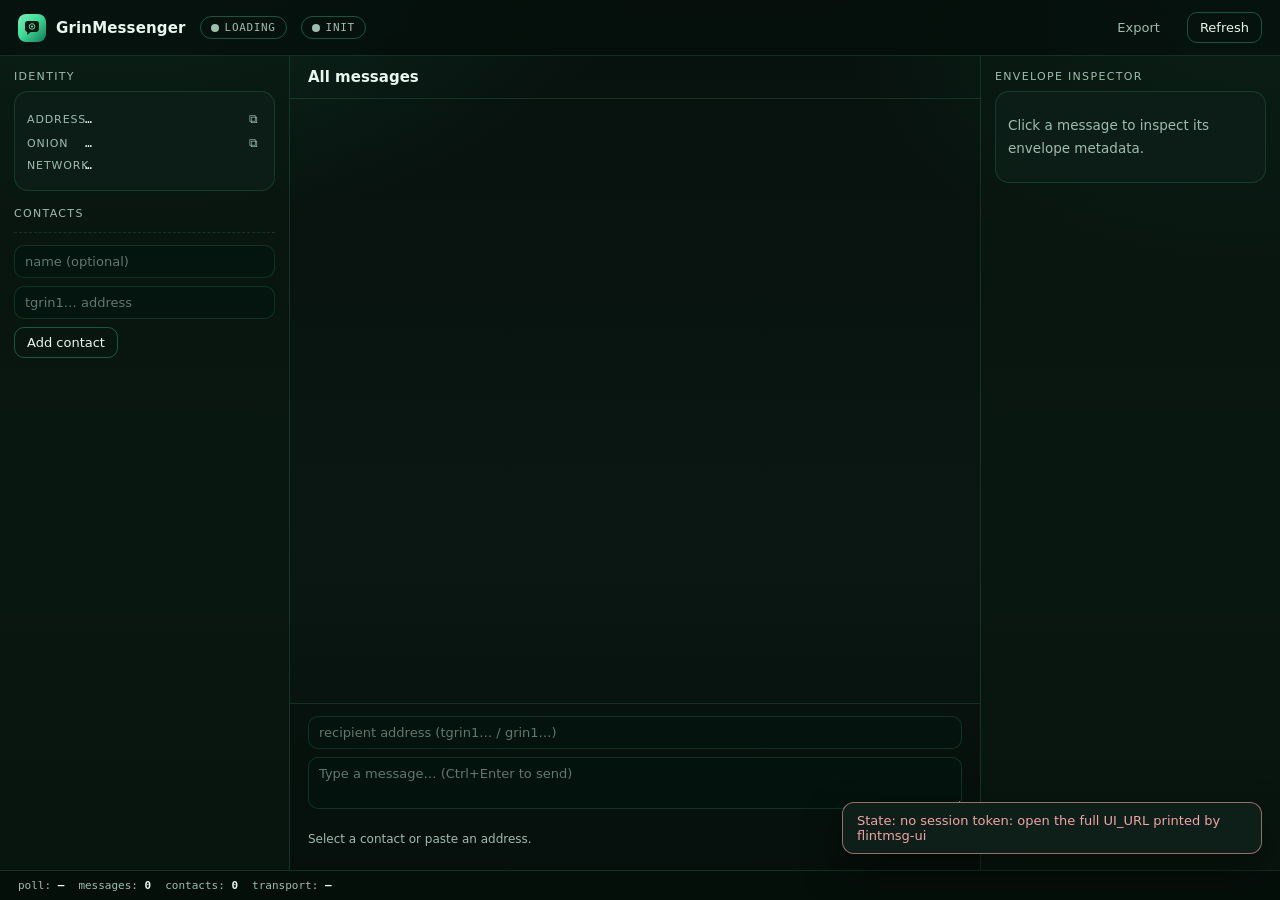
<file: crates/flint-messenger-ui/src/ui.html>
<!DOCTYPE html>
<html lang="en">
<head>
<meta charset="utf-8">
<meta name="viewport" content="width=device-width, initial-scale=1">
<title>GrinMessenger UI</title>
<meta name="color-scheme" content="dark">
<style>
:root {
  --bg: #07110d;
  --bg-2: #0a1712;
  --panel: rgba(14, 31, 25, 0.82);
  --panel-solid: #0e1f19;
  --line: rgba(61, 220, 151, 0.16);
  --line-strong: rgba(61, 220, 151, 0.34);
  --ink: #e9f7ef;
  --muted: #9dbdae;
  --mint: #3ddc97;
  --mint-2: #19a974;
  --danger: #f0a4a4;
  --warn: #f0d08a;
  --radius: 14px;
  --mono: ui-monospace, "Cascadia Mono", "SFMono-Regular", Consolas, monospace;
  --font: ui-sans-serif, system-ui, -apple-system, "Segoe UI", Roboto, Arial, sans-serif;
}
* { box-sizing: border-box; }
html, body { height: 100%; }
body {
  margin: 0;
  color: var(--ink);
  font-family: var(--font);
  font-size: 15px;
  background:
    radial-gradient(900px 520px at 8% -10%, rgba(35, 150, 106, 0.22), transparent 62%),
    radial-gradient(700px 460px at 98% 0%, rgba(61, 220, 151, 0.10), transparent 60%),
    linear-gradient(180deg, var(--bg) 0%, var(--bg-2) 60%, #06100c 100%);
  background-attachment: fixed;
}
a { color: var(--mint); text-decoration: none; }
a:hover { color: #8bf3c2; }
button { font-family: inherit; }
code, .mono { font-family: var(--mono); }
.small { font-size: 12px; color: var(--muted); }

.app {
  display: grid;
  grid-template-rows: auto 1fr auto;
  height: 100vh;
  max-width: 1500px;
  margin: 0 auto;
}

header {
  display: flex;
  align-items: center;
  gap: 14px;
  flex-wrap: wrap;
  padding: 12px 18px;
  border-bottom: 1px solid var(--line);
  background: rgba(6, 15, 11, 0.82);
  backdrop-filter: blur(10px);
}
.brand { display: flex; align-items: center; gap: 10px; font-weight: 700; letter-spacing: .01em; }
.brand svg { width: 28px; height: 28px; border-radius: 8px; }
.pill {
  display: inline-flex; align-items: center; gap: 6px;
  border: 1px solid var(--line-strong);
  border-radius: 999px; padding: 4px 10px;
  font-family: var(--mono); font-size: 11px; letter-spacing: .06em; text-transform: uppercase;
  color: var(--muted);
}
.pill .dot { width: 8px; height: 8px; border-radius: 50%; background: var(--muted); display: inline-block; }
.pill.ready { color: #04140e; background: var(--mint); border-color: var(--mint); font-weight: 700; }
.pill.ready .dot { background: #04140e; }
.pill.tor { color: var(--warn); border-color: rgba(240, 208, 138, .5); }
.pill.tor .dot { background: var(--warn); animation: pulse 1.2s infinite; }
.pill.error { color: var(--danger); border-color: rgba(240, 164, 164, .55); }
.pill.error .dot { background: var(--danger); }
@keyframes pulse { 50% { opacity: .25; } }
.spacer { flex: 1; }
.btn {
  border: 1px solid var(--line-strong); background: transparent; color: var(--ink);
  border-radius: 10px; padding: 7px 12px; cursor: pointer; font-size: 13px;
  transition: border-color .15s, background .15s;
}
.btn:hover { border-color: var(--mint); background: rgba(61, 220, 151, .08); }
.btn.primary { background: linear-gradient(180deg, #55e7ab, var(--mint) 55%, var(--mint-2)); color: #04140e; border-color: transparent; font-weight: 700; }
.btn.primary:hover { filter: brightness(1.05); }
.btn.ghost { border-color: transparent; color: var(--muted); }
.btn.ghost:hover { color: var(--ink); }
.btn:disabled { opacity: .5; cursor: not-allowed; }
.btn.icon { padding: 4px 8px; font-family: var(--mono); }

.layout {
  display: grid;
  grid-template-columns: 290px minmax(0, 1fr) 300px;
  min-height: 0;
}
.sidebar, .inspector {
  border-right: 1px solid var(--line);
  background: rgba(10, 24, 18, .55);
  overflow-y: auto;
  padding: 14px;
}
.inspector { border-right: 0; border-left: 1px solid var(--line); }
.section-title {
  margin: 0 0 8px; font-size: 11px; letter-spacing: .12em; text-transform: uppercase; color: var(--muted);
}
.identity-card {
  border: 1px solid var(--line); border-radius: var(--radius);
  padding: 12px; background: var(--panel); margin-bottom: 16px;
}
.identity-card .row { display: flex; align-items: center; gap: 6px; margin: 6px 0; min-width: 0; }
.identity-card .label { width: 52px; color: var(--muted); font-size: 11px; text-transform: uppercase; letter-spacing: .08em; }
.identity-card .value { font-family: var(--mono); font-size: 11.5px; overflow: hidden; text-overflow: ellipsis; white-space: nowrap; flex: 1; }
.copy { border: 0; background: transparent; color: var(--muted); cursor: pointer; font-size: 12px; padding: 2px 4px; border-radius: 6px; }
.copy:hover { color: var(--mint); background: rgba(61, 220, 151, .1); }

.contacts { list-style: none; margin: 0; padding: 0; }
.contacts li {
  display: flex; align-items: center; gap: 8px;
  padding: 9px 10px; border-radius: 10px; cursor: pointer;
  border: 1px solid transparent; margin-bottom: 4px;
}
.contacts li:hover { background: rgba(61, 220, 151, .06); }
.contacts li.active { border-color: var(--line-strong); background: rgba(61, 220, 151, .10); }
.contacts .name { flex: 1; overflow: hidden; text-overflow: ellipsis; white-space: nowrap; font-size: 13.5px; }
.contacts .addr { font-family: var(--mono); font-size: 10.5px; color: var(--muted); }
.contacts li.active .addr { color: #8bd9b7; }
.contacts .del { border: 0; background: transparent; color: var(--muted); cursor: pointer; opacity: 0; font-size: 13px; }
.contacts li:hover .del { opacity: 1; }
.contacts .del:hover { color: var(--danger); }
.add-contact { margin-top: 12px; border-top: 1px dashed var(--line); padding-top: 12px; }
.add-contact input, .compose input, .compose textarea {
  width: 100%; background: rgba(4, 21, 15, .7); color: var(--ink);
  border: 1px solid var(--line); border-radius: 10px; padding: 8px 10px;
  font-family: inherit; font-size: 13px; margin-bottom: 8px; outline: none;
}
.add-contact input:focus, .compose input:focus, .compose textarea:focus { border-color: var(--line-strong); }
.add-contact input::placeholder, .compose input::placeholder, .compose textarea::placeholder { color: rgba(157, 189, 174, .6); }

.chat { display: flex; flex-direction: column; min-width: 0; min-height: 0; }
.chat-head { padding: 12px 18px; border-bottom: 1px solid var(--line); display: flex; align-items: center; gap: 10px; }
.chat-head .peer { font-weight: 700; }
.chat-head .peer small { color: var(--muted); font-weight: 400; font-family: var(--mono); font-size: 11px; }
.messages { flex: 1; overflow-y: auto; padding: 18px; display: flex; flex-direction: column; gap: 10px; }
.msg { max-width: 74%; border-radius: 14px; padding: 9px 12px; border: 1px solid var(--line); background: var(--panel); cursor: pointer; }
.msg.out { align-self: flex-end; background: linear-gradient(180deg, rgba(61, 220, 151, .20), rgba(25, 169, 116, .14)); border-color: var(--line-strong); }
.msg.in { align-self: flex-start; }
.msg.selected { outline: 2px solid var(--mint); outline-offset: 2px; }
.msg .meta { display: flex; gap: 8px; align-items: center; margin-bottom: 4px; color: var(--muted); font-family: var(--mono); font-size: 10.5px; }
.msg .kind { border: 1px solid var(--line); border-radius: 999px; padding: 0 6px; font-size: 9.5px; letter-spacing: .06em; text-transform: uppercase; }
.msg .body { white-space: pre-wrap; word-break: break-word; font-size: 14px; }
.msg .body.slatepack { font-family: var(--mono); font-size: 11px; color: #bfe6d3; }
.msg .peer-addr { color: var(--muted); font-family: var(--mono); font-size: 10px; margin-top: 4px; }
.empty { color: var(--muted); text-align: center; margin: auto; padding: 30px; font-size: 13.5px; line-height: 1.7; }

.compose { border-top: 1px solid var(--line); padding: 12px 18px 16px; background: rgba(6, 15, 11, .55); }
.compose .row { display: flex; gap: 10px; }
.compose textarea { min-height: 52px; resize: vertical; margin-bottom: 0; }
.compose .send-row { display: flex; align-items: center; gap: 10px; margin-top: 10px; }
.compose .hint { flex: 1; }

.inspector .card { border: 1px solid var(--line); border-radius: var(--radius); background: var(--panel); padding: 12px; }
.inspector dl { margin: 0; display: grid; grid-template-columns: 92px 1fr; gap: 6px 10px; font-size: 11.5px; }
.inspector dt { color: var(--muted); }
.inspector dd { margin: 0; font-family: var(--mono); word-break: break-all; }
.inspector .json {
  margin-top: 10px; border-top: 1px dashed var(--line); padding-top: 10px;
  font-family: var(--mono); font-size: 10.5px; color: #bfe6d3; white-space: pre-wrap; word-break: break-all;
  max-height: 260px; overflow-y: auto;
}
.inspector .empty { padding: 10px 0; text-align: left; }

.statusbar {
  display: flex; flex-wrap: wrap; gap: 14px; align-items: center;
  border-top: 1px solid var(--line); padding: 8px 18px;
  font-family: var(--mono); font-size: 11px; color: var(--muted);
  background: rgba(6, 15, 11, .8);
}
.statusbar b { color: var(--ink); font-weight: 600; }
.statusbar .err { color: var(--danger); overflow: hidden; text-overflow: ellipsis; white-space: nowrap; max-width: 46ch; }

#toast {
  position: fixed; right: 18px; bottom: 46px; max-width: 420px;
  border: 1px solid var(--line-strong); background: var(--panel-solid); color: var(--ink);
  border-radius: 12px; padding: 10px 14px; font-size: 13px; box-shadow: 0 18px 40px rgba(0,0,0,.45);
  opacity: 0; transform: translateY(6px); transition: opacity .18s, transform .18s; pointer-events: none; z-index: 50;
}
#toast.show { opacity: 1; transform: none; }
#toast.error { border-color: rgba(240,164,164,.6); color: var(--danger); }

@media (max-width: 1100px) {
  .layout { grid-template-columns: 250px minmax(0, 1fr); }
  .inspector { display: none; }
}
@media (max-width: 760px) {
  .layout { grid-template-columns: 1fr; }
  .sidebar { display: none; }
  header { padding: 10px 12px; }
  .messages, .compose, .chat-head { padding-left: 12px; padding-right: 12px; }
}
</style>
</head>
<body>
<div class="app">
  <header>
    <div class="brand">
      <svg viewBox="0 0 64 64" aria-hidden="true">
        <defs><linearGradient id="mg" x1="0" y1="0" x2="1" y2="1">
          <stop offset="0" stop-color="#7bf0b8"/><stop offset="0.45" stop-color="#3ddc97"/><stop offset="1" stop-color="#0f7a55"/>
        </linearGradient></defs>
        <rect width="64" height="64" rx="14" fill="url(#mg)"/>
        <path d="M16 22c0-3.3 2.7-6 6-6h20c3.3 0 6 2.7 6 6v13c0 3.3-2.7 6-6 6H29l-8 7v-7h.2A6 6 0 0 1 16 35z" fill="#04150f"/>
        <circle cx="32" cy="28.5" r="6.4" fill="none" stroke="#7bf0b8" stroke-width="2"/>
        <circle cx="32" cy="28.5" r="2.2" fill="#7bf0b8"/>
      </svg>
      <span>GrinMessenger</span>
    </div>
    <span id="modePill" class="pill"><span class="dot"></span><span id="modeText">loading</span></span>
    <span id="statusPill" class="pill"><span class="dot"></span><span id="statusText">init</span></span>
    <span class="spacer"></span>
    <button class="btn ghost" id="exportBtn" title="Download transcript JSON">Export</button>
    <button class="btn" id="refreshBtn" title="Refresh now">Refresh</button>
  </header>

  <div class="layout">
    <aside class="sidebar">
      <div class="section-title">Identity</div>
      <div class="identity-card">
        <div class="row"><span class="label">address</span><span class="value" id="idAddress">…</span>
          <button class="copy" data-copy="idAddress" title="Copy address">⧉</button></div>
        <div class="row"><span class="label">onion</span><span class="value" id="idOnion">…</span>
          <button class="copy" data-copy="idOnion" title="Copy onion">⧉</button></div>
        <div class="row"><span class="label">network</span><span class="value" id="idNetwork">…</span></div>
      </div>

      <div class="section-title">Contacts</div>
      <ul class="contacts" id="contactList"></ul>
      <div class="add-contact">
        <input id="newName" placeholder="name (optional)" maxlength="64">
        <input id="newAddress" placeholder="tgrin1… address" spellcheck="false">
        <button class="btn" id="addBtn">Add contact</button>
      </div>
    </aside>

    <section class="chat">
      <div class="chat-head">
        <span class="peer" id="chatPeer">All messages</span>
        <span class="small" id="chatPeerAddr"></span>
        <span class="spacer"></span>
        <span class="small" id="chatCount"></span>
      </div>
      <div class="messages" id="messages"></div>
      <div class="compose">
        <div class="row">
          <div style="flex:1">
            <input id="toInput" placeholder="recipient address (tgrin1… / grin1…)" spellcheck="false">
            <textarea id="textInput" placeholder="Type a message… (Ctrl+Enter to send)"></textarea>
          </div>
        </div>
        <div class="send-row">
          <span class="hint small" id="sendHint">Select a contact or paste an address.</span>
          <button class="btn primary" id="sendBtn">Send</button>
        </div>
      </div>
    </section>

    <aside class="inspector">
      <div class="section-title">Envelope inspector</div>
      <div class="card" id="inspectorCard">
        <div class="empty">Click a message to inspect its envelope metadata.</div>
      </div>
    </aside>
  </div>

  <footer class="statusbar">
    <span>poll: <b id="sbPoll">—</b></span>
    <span>messages: <b id="sbMessages">0</b></span>
    <span>contacts: <b id="sbContacts">0</b></span>
    <span>transport: <b id="sbTransport">—</b></span>
    <span class="err" id="sbError"></span>
  </footer>
</div>
<div id="toast"></div>

<script>
"use strict";
const $ = (id) => document.getElementById(id);
let state = null;
let activePeer = "";
let selectedId = "";
let toastTimer = 0;

function toast(message, isError) {
  const el = $("toast");
  el.textContent = message;
  el.className = "show" + (isError ? " error" : "");
  clearTimeout(toastTimer);
  toastTimer = setTimeout(() => { el.className = ""; }, 4200);
}

function shortAddr(value) {
  if (!value) return "";
  if (value.length <= 22) return value;
  return value.slice(0, 12) + "…" + value.slice(-6);
}

function copyFrom(id) {
  const el = $(id);
  const text = el ? el.textContent : "";
  if (!text || text === "…") return;
  if (navigator.clipboard && navigator.clipboard.writeText) {
    navigator.clipboard.writeText(text).then(() => toast("Copied")).catch(() => toast("Copy failed", true));
  } else {
    toast("Clipboard unavailable", true);
  }
}

// Session token: flintmsg-ui prints UI_URL=http://127.0.0.1:PORT/#token=...
// The fragment never reaches the server; keep it for this tab and strip it
// from the address bar so it does not linger in history or screenshots.
const SESSION_TOKEN = (() => {
  let token = "";
  const match = /(?:^|[#&])token=([A-Za-z0-9_-]+)/.exec(location.hash || "");
  if (match) {
    token = match[1];
    try { sessionStorage.setItem("flintmsg-ui-token", token); } catch (error) { /* storage off */ }
    try { window.history.replaceState(null, "", location.pathname + location.search); } catch (error) { /* ignore */ }
  } else {
    try { token = sessionStorage.getItem("flintmsg-ui-token") || ""; } catch (error) { token = ""; }
  }
  return token;
})();

function withToken(options) {
  const opts = Object.assign({}, options || {});
  opts.headers = Object.assign({}, opts.headers || {}, { "X-Flint-UI-Token": SESSION_TOKEN });
  opts.cache = "no-store";
  return opts;
}

async function api(path, options) {
  if (!SESSION_TOKEN) {
    throw new Error("no session token: open the full UI_URL printed by flintmsg-ui");
  }
  const response = await fetch(path, withToken(options));
  let data = null;
  try { data = await response.json(); } catch (error) { data = null; }
  if (!response.ok) {
    const message = data && data.error ? data.error : ("HTTP " + response.status);
    throw new Error(message);
  }
  return data;
}

function statusPill(phase) {
  const el = $("statusPill");
  el.className = "pill";
  if (phase === "ready") el.classList.add("ready");
  else if (phase === "error") el.classList.add("error");
  else el.classList.add("tor");
  $("statusText").textContent = phase || "init";
}

function renderIdentity() {
  if (!state) return;
  const identity = state.identity || {};
  $("idAddress").textContent = identity.address || "";
  $("idOnion").textContent = identity.onion || "";
  $("idNetwork").textContent = identity.network || "";
  const mode = state.mode || {};
  $("modePill").className = "pill";
  $("modeText").textContent = (mode.kind || "?") + (mode.plain ? " · plain" : "") + (mode.kind === "direct" ? " · arti" : "");
  $("sbTransport").textContent = mode.fetch_url || mode.label || "—";
}

function renderContacts() {
  const list = $("contactList");
  list.textContent = "";
  const all = document.createElement("li");
  all.className = activePeer ? "" : "active";
  const allName = document.createElement("span");
  allName.className = "name";
  allName.textContent = "All messages";
  all.appendChild(allName);
  all.addEventListener("click", () => { activePeer = ""; $("toInput").value = ""; render(); });
  list.appendChild(all);

  (state.contacts || []).forEach((contact) => {
    const li = document.createElement("li");
    if (activePeer === contact.address) li.className = "active";
    const name = document.createElement("span");
    name.className = "name";
    name.textContent = contact.name;
    const addr = document.createElement("span");
    addr.className = "addr";
    addr.textContent = shortAddr(contact.address);
    const del = document.createElement("button");
    del.className = "del";
    del.title = "Remove contact";
    del.textContent = "✕";
    del.addEventListener("click", (event) => {
      event.stopPropagation();
      removeContact(contact.address);
    });
    li.appendChild(name);
    li.appendChild(addr);
    li.appendChild(del);
    li.addEventListener("click", () => {
      activePeer = contact.address;
      $("toInput").value = contact.address;
      render();
    });
    list.appendChild(li);
  });
  $("sbContacts").textContent = (state.contacts || []).length;
  $("chatPeer").textContent = activePeer
    ? ((state.contacts || []).find((c) => c.address === activePeer) || {}).name || "Peer"
    : "All messages";
  $("chatPeerAddr").textContent = activePeer ? shortAddr(activePeer) : "";
}

function messageMatches(message) {
  return !activePeer || message.peer === activePeer;
}

function renderMessages() {
  const container = $("messages");
  container.textContent = "";
  const messages = (state.messages || []).filter(messageMatches);
  $("chatCount").textContent = messages.length + " shown";
  if (messages.length === 0) {
    const empty = document.createElement("div");
    empty.className = "empty";
    empty.textContent = "No messages here yet. Set a recipient address below, or wait for the relay/onion to deliver.";
    container.appendChild(empty);
    return;
  }
  messages.forEach((message) => {
    const bubble = document.createElement("div");
    bubble.className = "msg " + (message.direction === "out" ? "out" : "in");
    if (message.id === selectedId) bubble.classList.add("selected");
    const meta = document.createElement("div");
    meta.className = "meta";
    const when = document.createElement("span");
    when.textContent = formatTime(message.created_at);
    const kind = document.createElement("span");
    kind.className = "kind";
    kind.textContent = message.kind;
    const dir = document.createElement("span");
    dir.textContent = message.direction === "out" ? "sent" : "received";
    meta.appendChild(when);
    meta.appendChild(kind);
    meta.appendChild(dir);
    const body = document.createElement("div");
    body.className = "body" + (message.kind === "slatepack" ? " slatepack" : "");
    const text = message.text || "";
    body.textContent = message.kind === "slatepack"
      ? (text.length > 220 ? text.slice(0, 220) + "…" : text)
      : text;
    const peer = document.createElement("div");
    peer.className = "peer-addr";
    peer.textContent = message.direction === "out" ? ("to " + shortAddr(message.peer)) : ("from " + shortAddr(message.peer));
    bubble.appendChild(meta);
    bubble.appendChild(body);
    bubble.appendChild(peer);
    bubble.addEventListener("click", () => { selectedId = message.id; renderMessages(); renderInspector(); });
    container.appendChild(bubble);
  });
  container.scrollTop = container.scrollHeight;
}

function inspectorRow(label, value) {
  const dt = document.createElement("dt");
  dt.textContent = label;
  const dd = document.createElement("dd");
  dd.textContent = value === undefined || value === null ? "—" : String(value);
  return [dt, dd];
}

function renderInspector() {
  const card = $("inspectorCard");
  card.textContent = "";
  const messages = state.messages || [];
  const message = messages.find((m) => m.id === selectedId) || messages[messages.length - 1];
  if (!message) {
    const empty = document.createElement("div");
    empty.className = "empty";
    empty.textContent = "Click a message to inspect its envelope metadata.";
    card.appendChild(empty);
    return;
  }
  const dl = document.createElement("dl");
  const rows = [
    ["id", message.id],
    ["direction", message.direction],
    ["kind", message.kind],
    ["route", message.route],
    ["peer", shortAddr(message.peer)],
    ["created_at", message.created_at],
    ["ttl", message.ttl + " s"],
    ["pow_bits", message.pow_bits],
    ["size", (message.text || "").length + " chars (payload)"],
  ];
  rows.forEach(([label, value]) => inspectorRow(label, value).forEach((node) => dl.appendChild(node)));
  card.appendChild(dl);
  const jsonBox = document.createElement("div");
  jsonBox.className = "json";
  jsonBox.textContent = JSON.stringify({
    id: message.id,
    direction: message.direction,
    peer: message.peer,
    kind: message.kind,
    created_at: message.created_at,
    ttl: message.ttl,
    pow_bits: message.pow_bits,
    route: message.route,
    note: "payload shown locally; ciphertext/signature are not exposed by this UI",
  }, null, 2);
  card.appendChild(jsonBox);
}

function formatTime(unix) {
  if (!unix) return "";
  const date = new Date(unix * 1000);
  const now = new Date();
  const sameDay = date.toDateString() === now.toDateString();
  const time = date.toLocaleTimeString([], { hour: "2-digit", minute: "2-digit" });
  return sameDay ? time : date.toLocaleDateString([], { month: "short", day: "numeric" }) + " " + time;
}

function renderStatus() {
  if (!state) return;
  const status = state.status || {};
  statusPill(status.phase);
  const detail = status.detail || "";
  $("statusText").textContent = status.phase || "init";
  $("modePill").title = detail;
  $("sbPoll").textContent = status.last_poll_unix
    ? new Date(status.last_poll_unix * 1000).toLocaleTimeString([], { hour: "2-digit", minute: "2-digit", second: "2-digit" })
    : "—";
  $("sbMessages").textContent = (state.counts && state.counts.messages) || 0;
  $("sbError").textContent = status.last_error || "";
  const sendReady = !!status.send_ready;
  $("sendBtn").disabled = !sendReady;
  $("sendHint").textContent = sendReady
    ? (state.mode && state.mode.kind === "direct" ? "Direct onion: recipient must be online." : "Relay: message will be stored until the recipient fetches it.")
    : (status.detail || "Transport is starting…");
}

function render() {
  if (!state) return;
  renderIdentity();
  renderContacts();
  renderMessages();
  renderInspector();
  renderStatus();
  const to = $("toInput").value;
  if (!to && activePeer) $("toInput").value = activePeer;
}

async function refresh() {
  try {
    state = await api("/api/state");
    render();
  } catch (error) {
    toast("State: " + error.message, true);
  }
}

async function sendMessage() {
  const to = $("toInput").value.trim();
  const text = $("textInput").value;
  if (!to) { toast("Recipient address is required", true); $("toInput").focus(); return; }
  if (!text.trim()) { toast("Message is empty", true); $("textInput").focus(); return; }
  $("sendBtn").disabled = true;
  try {
    const result = await api("/api/send", {
      method: "POST",
      headers: { "Content-Type": "application/json" },
      body: JSON.stringify({ to, text }),
    });
    $("textInput").value = "";
    selectedId = result.id;
    toast("Sent · " + shortAddr(to));
    await refresh();
  } catch (error) {
    toast("Send: " + error.message, true);
  } finally {
    $("sendBtn").disabled = false;
  }
}

async function addContact() {
  const name = $("newName").value.trim();
  const address = $("newAddress").value.trim();
  if (!address) { toast("Address is required", true); return; }
  try {
    await api("/api/contacts", {
      method: "POST",
      headers: { "Content-Type": "application/json" },
      body: JSON.stringify({ name, address }),
    });
    $("newName").value = "";
    $("newAddress").value = "";
    toast("Contact added");
    await refresh();
  } catch (error) {
    toast("Contact: " + error.message, true);
  }
}

async function removeContact(address) {
  try {
    await api("/api/contacts/remove", {
      method: "POST",
      headers: { "Content-Type": "application/json" },
      body: JSON.stringify({ address }),
    });
    if (activePeer === address) activePeer = "";
    await refresh();
  } catch (error) {
    toast("Contact: " + error.message, true);
  }
}

function exportTranscript() {
  fetch("/api/export", withToken())
    .then((response) => {
      if (!response.ok) throw new Error("HTTP " + response.status);
      return response.json();
    })
    .then((data) => {
      const blob = new Blob([JSON.stringify(data, null, 2)], { type: "application/json" });
      const url = URL.createObjectURL(blob);
      const link = document.createElement("a");
      link.href = url;
      link.download = "grinmessenger-transcript.json";
      document.body.appendChild(link);
      link.click();
      link.remove();
      URL.revokeObjectURL(url);
      toast("Transcript exported");
    })
    .catch((error) => toast("Export: " + error.message, true));
}

document.addEventListener("click", (event) => {
  const target = event.target;
  if (target && target.dataset && target.dataset.copy) copyFrom(target.dataset.copy);
});
$("sendBtn").addEventListener("click", sendMessage);
$("refreshBtn").addEventListener("click", refresh);
$("addBtn").addEventListener("click", addContact);
$("exportBtn").addEventListener("click", exportTranscript);
$("toInput").addEventListener("input", (event) => {
  const value = event.target.value.trim();
  const contact = (state && state.contacts ? state.contacts : []).find((c) => c.address === value);
  activePeer = contact ? contact.address : "";
});
$("textInput").addEventListener("keydown", (event) => {
  if (event.key === "Enter" && (event.ctrlKey || event.metaKey)) {
    event.preventDefault();
    sendMessage();
  }
});
refresh();
setInterval(refresh, 2000);
</script>
</body>
</html>
</file>
<file: site/styles.css>
/* Flint landing — malachite palette, dark, self-contained (no external fonts or CDN). */
:root {
  --bg: #07110d;
  --bg-2: #0a1712;
  --panel: rgba(14, 31, 25, 0.72);
  --panel-solid: #0e1f19;
  --line: rgba(61, 220, 151, 0.16);
  --line-strong: rgba(61, 220, 151, 0.34);
  --ink: #e9f7ef;
  --muted: #9dbdae;
  --mint: #3ddc97;
  --mint-2: #19a974;
  --mint-dim: #2bbf83;
  --danger: #f0a4a4;
  --radius: 16px;
  --shadow: 0 24px 60px rgba(0, 0, 0, 0.45);
  --max: 1160px;
  --font: ui-sans-serif, system-ui, -apple-system, "Segoe UI", Roboto, "Helvetica Neue", Arial, sans-serif;
  --mono: ui-monospace, "Cascadia Mono", "SFMono-Regular", Consolas, "Liberation Mono", monospace;
}

* { box-sizing: border-box; }

img { max-width: 100%; height: auto; }

html { scroll-behavior: smooth; }

body {
  overflow-x: clip;
  margin: 0;
  color: var(--ink);
  font-family: var(--font);
  font-size: 16.5px;
  line-height: 1.6;
  background:
    radial-gradient(1100px 620px at 12% -8%, rgba(35, 150, 106, 0.24), transparent 62%),
    radial-gradient(900px 560px at 96% 4%, rgba(61, 220, 151, 0.13), transparent 60%),
    radial-gradient(760px 520px at 50% 108%, rgba(15, 122, 85, 0.16), transparent 60%),
    linear-gradient(180deg, var(--bg) 0%, var(--bg-2) 55%, #06100c 100%);
  background-attachment: fixed;
  -webkit-font-smoothing: antialiased;
}

/* Subtle malachite banding over the whole page. */
body::before {
  content: "";
  position: fixed;
  inset: 0;
  pointer-events: none;
  background-image: repeating-linear-gradient(
    115deg,
    rgba(61, 220, 151, 0.045) 0 2px,
    rgba(61, 220, 151, 0) 2px 26px,
    rgba(9, 60, 42, 0.5) 26px 30px,
    rgba(61, 220, 151, 0) 30px 58px
  );
  mask-image: radial-gradient(1200px 800px at 50% 0%, #000 0%, transparent 75%);
  z-index: 0;
}

main, header, footer { position: relative; z-index: 1; }

a { color: var(--mint); text-decoration: none; }
a:hover { color: #8bf3c2; }
a:focus-visible, .btn:focus-visible {
  outline: 2px solid var(--mint);
  outline-offset: 3px;
  border-radius: 8px;
}

/* ---------- header ---------- */
.top {
  position: sticky;
  top: 0;
  z-index: 20;
  display: flex;
  align-items: center;
  justify-content: space-between;
  gap: 24px;
  padding: 14px clamp(16px, 4vw, 40px);
  background: rgba(6, 15, 11, 0.72);
  backdrop-filter: blur(12px);
  border-bottom: 1px solid var(--line);
}

.brand {
  display: inline-flex;
  align-items: center;
  gap: 10px;
  color: var(--ink);
  font-weight: 700;
  letter-spacing: 0.02em;
  font-size: 1.05rem;
}
.brand img { border-radius: 9px; box-shadow: 0 6px 18px rgba(61, 220, 151, 0.25); }

.top nav {
  display: flex;
  flex-wrap: wrap;
  gap: 18px;
  align-items: center;
  font-size: 0.94rem;
}
.top nav a { color: var(--muted); }
.top nav a:hover { color: var(--ink); }
.top nav .lang {
  color: var(--muted);
  border: 1px solid var(--line);
  padding: 4px 10px;
  border-radius: 999px;
  font-family: var(--mono);
  font-size: 0.78rem;
  letter-spacing: 0.08em;
}
.top nav .lang:hover { color: var(--ink); border-color: var(--mint); background: rgba(61, 220, 151, 0.1); }

.top nav .gh {
  color: var(--mint);
  border: 1px solid var(--line-strong);
  padding: 6px 14px;
  border-radius: 999px;
  transition: background 0.18s ease, border-color 0.18s ease;
}
.top nav .gh:hover { background: rgba(61, 220, 151, 0.12); border-color: var(--mint); }

/* ---------- layout ---------- */
section {
  max-width: var(--max);
  margin: 0 auto;
  padding: clamp(56px, 8vw, 96px) clamp(16px, 4vw, 40px) 0;
}
.section-kicker {
  margin: 0 0 6px;
  color: var(--mint);
  font-size: 0.82rem;
  letter-spacing: 0.16em;
  text-transform: uppercase;
}
.section-title {
  margin: 0 0 18px;
  font-size: clamp(1.6rem, 3.2vw, 2.35rem);
  line-height: 1.18;
  letter-spacing: -0.015em;
}
.section-note { margin: 0 0 22px; max-width: 62ch; color: var(--muted); }

/* ---------- hero ---------- */
.hero {
  display: grid;
  grid-template-columns: minmax(0, 1.05fr) minmax(0, 0.95fr);
  gap: clamp(28px, 4vw, 56px);
  align-items: center;
  padding-top: clamp(40px, 6vw, 76px);
}
.eyebrow {
  margin: 0 0 14px;
  color: var(--muted);
  font-family: var(--mono);
  font-size: 0.8rem;
  letter-spacing: 0.08em;
  text-transform: uppercase;
}
.hero h1 {
  margin: 0 0 18px;
  font-size: clamp(2.3rem, 5.6vw, 4.05rem);
  line-height: 1.02;
  letter-spacing: -0.03em;
}
.grad {
  background: linear-gradient(100deg, #8bf3c2 0%, var(--mint) 42%, #1d8f63 100%);
  -webkit-background-clip: text;
  background-clip: text;
  color: transparent;
}
.lead { margin: 0 0 18px; max-width: 56ch; color: #cfe8db; font-size: 1.075rem; }

.badges { display: flex; flex-wrap: wrap; gap: 8px; margin: 0 0 22px; }
.badge {
  display: inline-block;
  padding: 4px 11px;
  border: 1px solid var(--line-strong);
  border-radius: 999px;
  color: var(--muted);
  font-family: var(--mono);
  font-size: 0.74rem;
  letter-spacing: 0.06em;
  text-transform: uppercase;
}
.badge-mint { color: #04140e; background: var(--mint); border-color: var(--mint); font-weight: 700; }

.cta { display: flex; flex-wrap: wrap; gap: 12px; margin-bottom: 16px; }

.btn {
  display: inline-flex;
  align-items: center;
  justify-content: center;
  gap: 8px;
  padding: 12px 20px;
  border-radius: 12px;
  border: 1px solid var(--line-strong);
  color: var(--ink);
  font-weight: 600;
  font-size: 0.96rem;
  transition: transform 0.15s ease, box-shadow 0.2s ease, background 0.2s ease, border-color 0.2s ease;
}
.btn:hover { transform: translateY(-1px); border-color: var(--mint); }
.btn-mint {
  background: linear-gradient(180deg, #55e7ab, var(--mint) 55%, var(--mint-2));
  color: #04140e;
  border-color: transparent;
  box-shadow: 0 12px 30px rgba(25, 169, 116, 0.35);
}
.btn-mint:hover { box-shadow: 0 16px 36px rgba(25, 169, 116, 0.45); }

.fineprint { margin: 0; color: var(--muted); font-size: 0.86rem; max-width: 58ch; }

/* Screenshot frame with malachite ring. */
.shot {
  margin: 0;
  position: relative;
  border-radius: 22px;
  padding: 10px;
  background:
    linear-gradient(180deg, rgba(61, 220, 151, 0.12), rgba(6, 16, 11, 0.2)) padding-box,
    linear-gradient(140deg, rgba(61, 220, 151, 0.55), rgba(15, 122, 85, 0.12) 55%, rgba(61, 220, 151, 0.4)) border-box;
  border: 1px solid transparent;
  box-shadow: var(--shadow);
}
.shot::after {
  content: "";
  position: absolute;
  inset: -18px;
  border-radius: 30px;
  background: radial-gradient(60% 60% at 70% 20%, rgba(61, 220, 151, 0.18), transparent 70%);
  z-index: -1;
  filter: blur(12px);
}
.shot img { display: block; width: 100%; height: auto; border-radius: 14px; }
.shot figcaption {
  padding: 10px 6px 2px;
  color: var(--muted);
  font-family: var(--mono);
  font-size: 0.76rem;
  text-align: center;
}

/* ---------- cards ---------- */
.card {
  background: var(--panel);
  border: 1px solid var(--line);
  border-radius: var(--radius);
  padding: 22px;
  backdrop-filter: blur(6px);
  transition: border-color 0.2s ease, transform 0.2s ease, box-shadow 0.2s ease;
}
.card:hover { border-color: var(--line-strong); transform: translateY(-2px); box-shadow: 0 16px 40px rgba(0, 0, 0, 0.3); }

.status {
  display: grid;
  grid-template-columns: repeat(3, minmax(0, 1fr));
  gap: 16px;
  padding-top: clamp(36px, 5vw, 56px);
}
.status-card { position: relative; overflow: hidden; }
.status-card h2 { margin: 0 0 8px; font-size: 1.35rem; letter-spacing: -0.01em; }
.status-card p { margin: 0 0 8px; color: var(--muted); font-size: 0.96rem; }
.status-tag {
  display: inline-block;
  margin: 0 0 10px;
  font-family: var(--mono);
  font-size: 0.72rem;
  letter-spacing: 0.1em;
  text-transform: uppercase;
  color: var(--muted);
}
.status-card.is-ready { border-color: var(--line-strong); box-shadow: 0 0 0 1px rgba(61, 220, 151, 0.14) inset, 0 18px 44px rgba(9, 60, 42, 0.5); }
.status-card.is-ready .status-tag { color: var(--mint); }
.status-card.is-ready::before {
  content: "";
  position: absolute;
  inset: 0 0 auto;
  height: 3px;
  background: linear-gradient(90deg, var(--mint), var(--mint-2));
}
.status-card.is-soon { border-style: dashed; }
.card.is-soon { border-style: dashed; }

.grid { display: grid; grid-template-columns: repeat(auto-fit, minmax(300px, 1fr)); gap: 16px; }
.grid-3 { grid-template-columns: repeat(auto-fit, minmax(260px, 1fr)); }
.feature h3, .card h3 { margin: 0 0 8px; font-size: 1.06rem; letter-spacing: -0.01em; }
.feature p, .card p { margin: 0; color: var(--muted); font-size: 0.95rem; }

/* ---------- table ---------- */
.table-hint { display: none; }

.table-wrap {
  overflow-x: auto;
  -webkit-overflow-scrolling: touch;
  border: 1px solid var(--line);
  border-radius: var(--radius);
  background: rgba(8, 20, 15, 0.6);
}
table { width: 100%; border-collapse: collapse; font-size: 0.93rem; min-width: 640px; }
thead th {
  text-align: left;
  padding: 14px 16px;
  color: var(--muted);
  font-size: 0.78rem;
  letter-spacing: 0.1em;
  text-transform: uppercase;
  border-bottom: 1px solid var(--line);
  background: rgba(61, 220, 151, 0.05);
}
tbody th {
  text-align: left;
  font-weight: 500;
  color: var(--ink);
  padding: 13px 16px;
  border-bottom: 1px solid rgba(61, 220, 151, 0.08);
  white-space: nowrap;
}
tbody td {
  padding: 13px 16px;
  color: var(--muted);
  border-bottom: 1px solid rgba(61, 220, 151, 0.08);
  vertical-align: top;
}
tbody tr:last-child th, tbody tr:last-child td { border-bottom: 0; }
th.mine, td.mine { color: var(--ink); background: rgba(61, 220, 151, 0.07); }
td.mine { font-weight: 600; }

/* ---------- honesty ---------- */
.two-col { display: grid; grid-template-columns: repeat(auto-fit, minmax(280px, 1fr)); gap: 16px; }
.list-card ul { margin: 6px 0 0; padding-left: 20px; color: var(--muted); font-size: 0.95rem; }
.list-card li { margin: 4px 0; }
h3.ok { color: var(--mint); }
h3.no { color: var(--danger); }

.facts {
  display: grid;
  grid-template-columns: repeat(auto-fit, minmax(220px, 1fr));
  gap: 14px;
  margin-top: 16px;
}
.fact {
  border: 1px solid var(--line);
  border-radius: 14px;
  padding: 16px 18px;
  background: rgba(10, 24, 18, 0.66);
}
.fact strong { display: block; font-size: 1.9rem; color: var(--mint); font-family: var(--mono); line-height: 1.1; }
.fact span { color: var(--muted); font-size: 0.86rem; }

.callout {
  margin: 18px 0 0;
  padding: 16px 20px;
  border-left: 3px solid var(--mint);
  border-radius: 0 12px 12px 0;
  background: rgba(61, 220, 151, 0.07);
  color: #d7eee2;
  font-size: 0.97rem;
}

/* ---------- download ---------- */
.download-grid { display: grid; grid-template-columns: repeat(auto-fit, minmax(320px, 1fr)); gap: 16px; }
.download .btn { margin: 14px 0; }
.mono { font-family: var(--mono); }
.small { font-size: 0.82rem; }
.hash { word-break: break-all; color: #bfe6d3; }
.download p.fineprint { margin-top: 6px; }
.center { text-align: center; margin: 22px auto 0; }
code {
  font-family: var(--mono);
  font-size: 0.84em;
  background: rgba(61, 220, 151, 0.1);
  border: 1px solid rgba(61, 220, 151, 0.18);
  border-radius: 6px;
  padding: 1px 6px;
}

/* ---------- footer ---------- */
footer {
  max-width: var(--max);
  margin: 0 auto;
  padding: 48px clamp(16px, 4vw, 40px) 56px;
  border-top: 1px solid var(--line);
  margin-top: clamp(56px, 8vw, 96px);
  color: var(--muted);
  font-size: 0.9rem;
}
.foot-brand { display: inline-flex; align-items: center; gap: 8px; color: var(--ink); font-weight: 700; margin-bottom: 10px; }
footer p { margin: 6px 0; }

/* ---------- responsive ---------- */
@media (max-width: 900px) {
  .hero { grid-template-columns: 1fr; }
  .shot { order: -1; max-width: 640px; margin: 0 auto; }
  .status { grid-template-columns: 1fr; }
  .top nav { gap: 12px; font-size: 0.86rem; }
}

@media (max-width: 620px) {
  .top { flex-wrap: wrap; }
  .top nav { width: 100%; justify-content: flex-start; }
  body { font-size: 16px; }
  .badge { font-size: 0.68rem; }
}

@media (prefers-reduced-motion: reduce) {
  html { scroll-behavior: auto; }
  * { transition: none !important; }
  .card:hover, .btn:hover { transform: none; }
}



@media (max-width: 860px) {
  .table-hint {
    display: block;
    margin: 0 0 8px;
    color: var(--muted);
    font-size: 0.82rem;
  }
}



/* ---------- GrinMessenger additions ---------- */
pre.code {
  margin: 0;
  padding: 14px 16px;
  border: 1px solid var(--line);
  border-radius: 12px;
  background: rgba(4, 21, 15, 0.75);
  color: var(--ink);
  font-family: var(--mono);
  font-size: 13.5px;
  line-height: 1.55;
  overflow-x: auto;
}
pre.code .c { color: var(--muted); }
.figure-svg {
  width: 100%;
  height: auto;
  display: block;
  border: 1px solid var(--line);
  border-radius: var(--radius);
  background: rgba(4, 21, 15, 0.55);
}
.figure-svg text { font-family: var(--mono); }
.cards-2 { display: grid; grid-template-columns: repeat(2, minmax(0, 1fr)); gap: 18px; }
@media (max-width: 860px) { .cards-2 { grid-template-columns: 1fr; } }
.flow { display: grid; gap: 10px; margin: 18px 0 0; }
.flow-step { display: flex; gap: 12px; align-items: baseline; }
.flow-step b { color: var(--mint); font-family: var(--mono); font-size: 13px; min-width: 84px; }
.small-note { color: var(--muted); font-size: 14px; }
table.api td, table.api th { font-size: 14px; }
table.api code { white-space: nowrap; }
</file>
